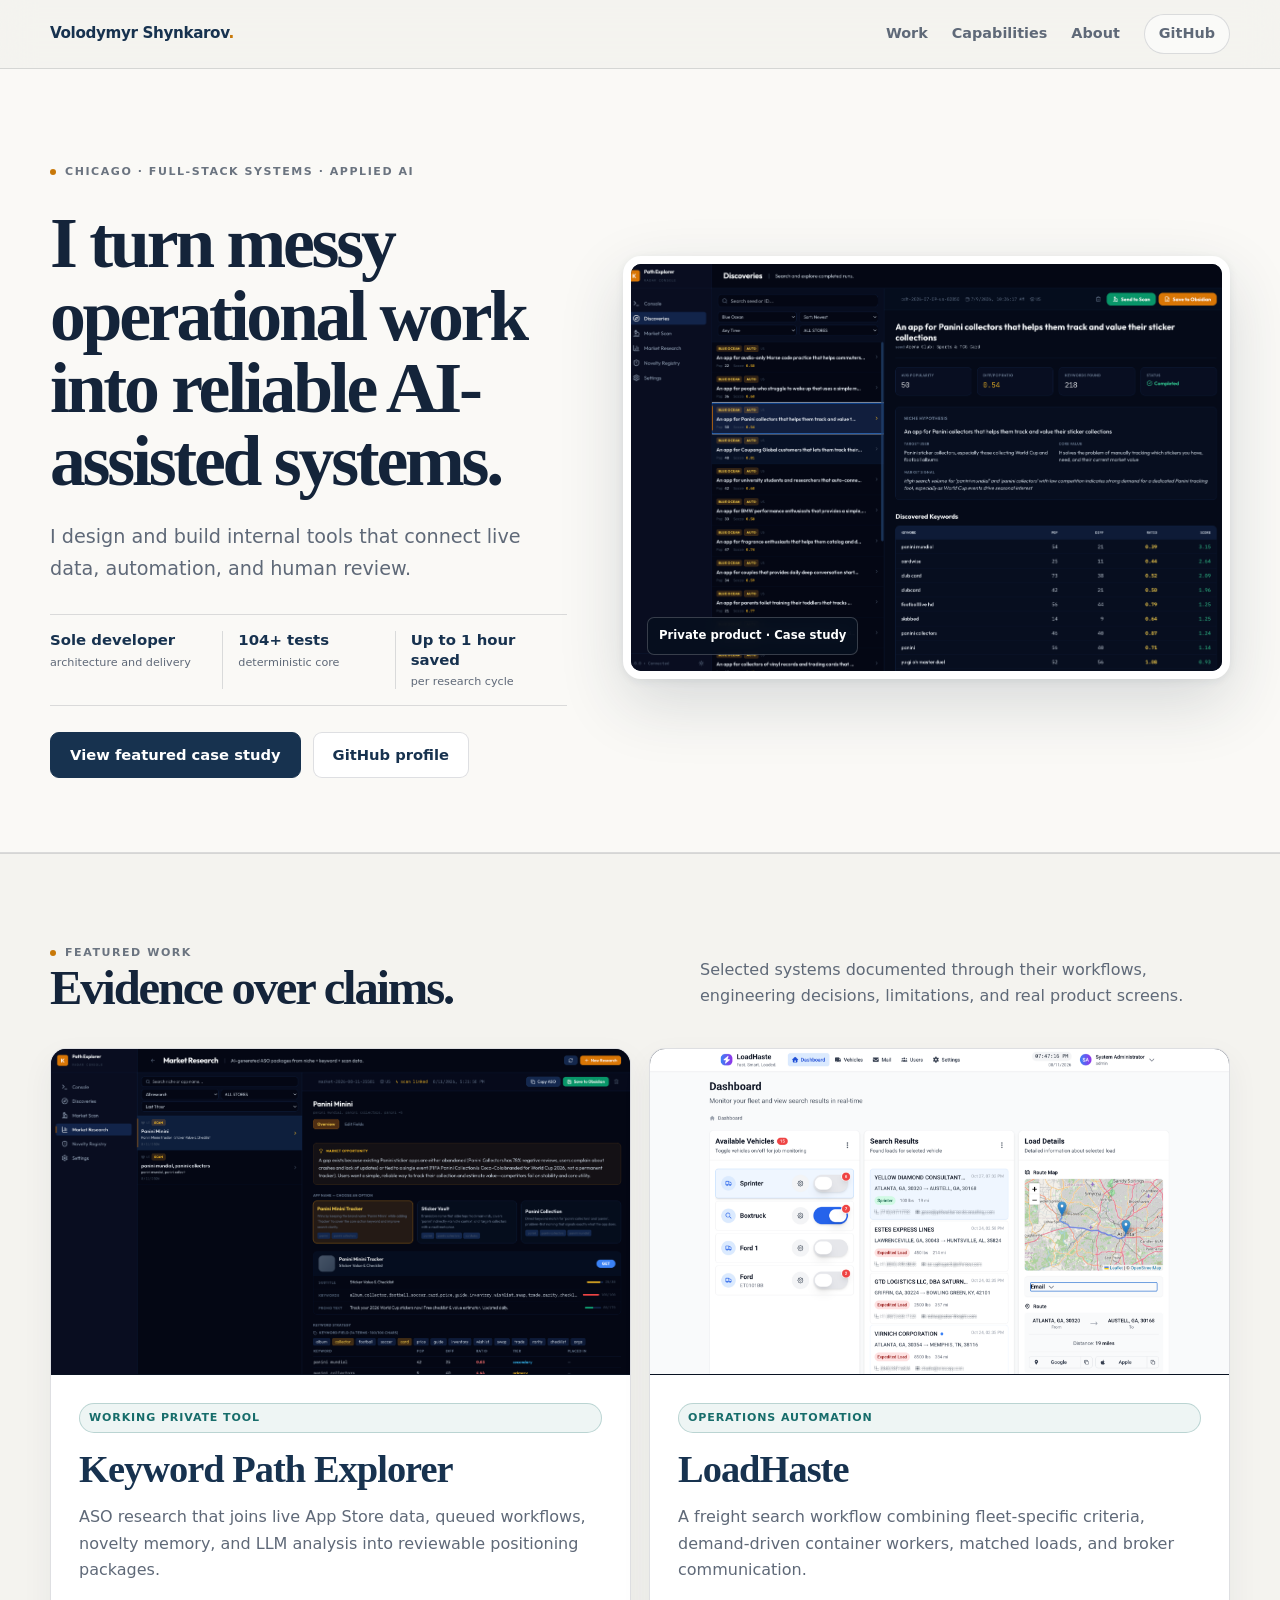
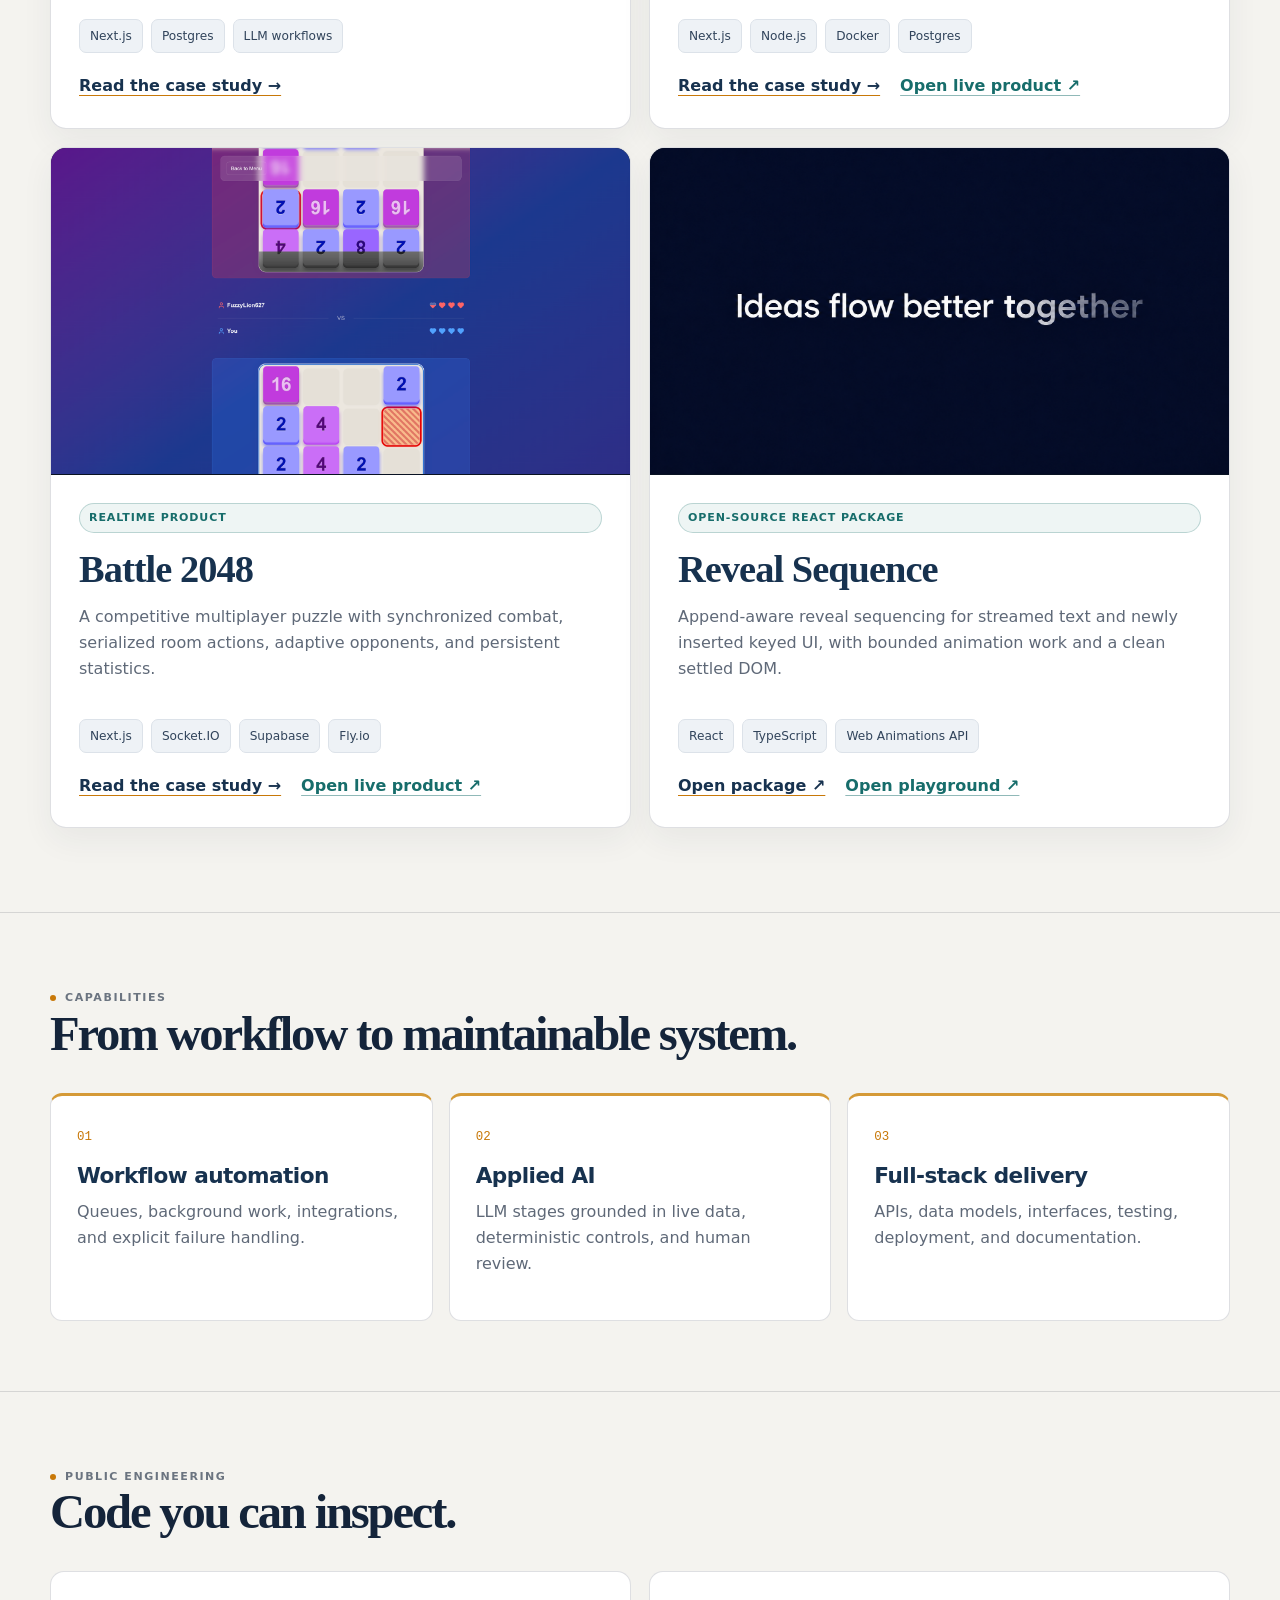
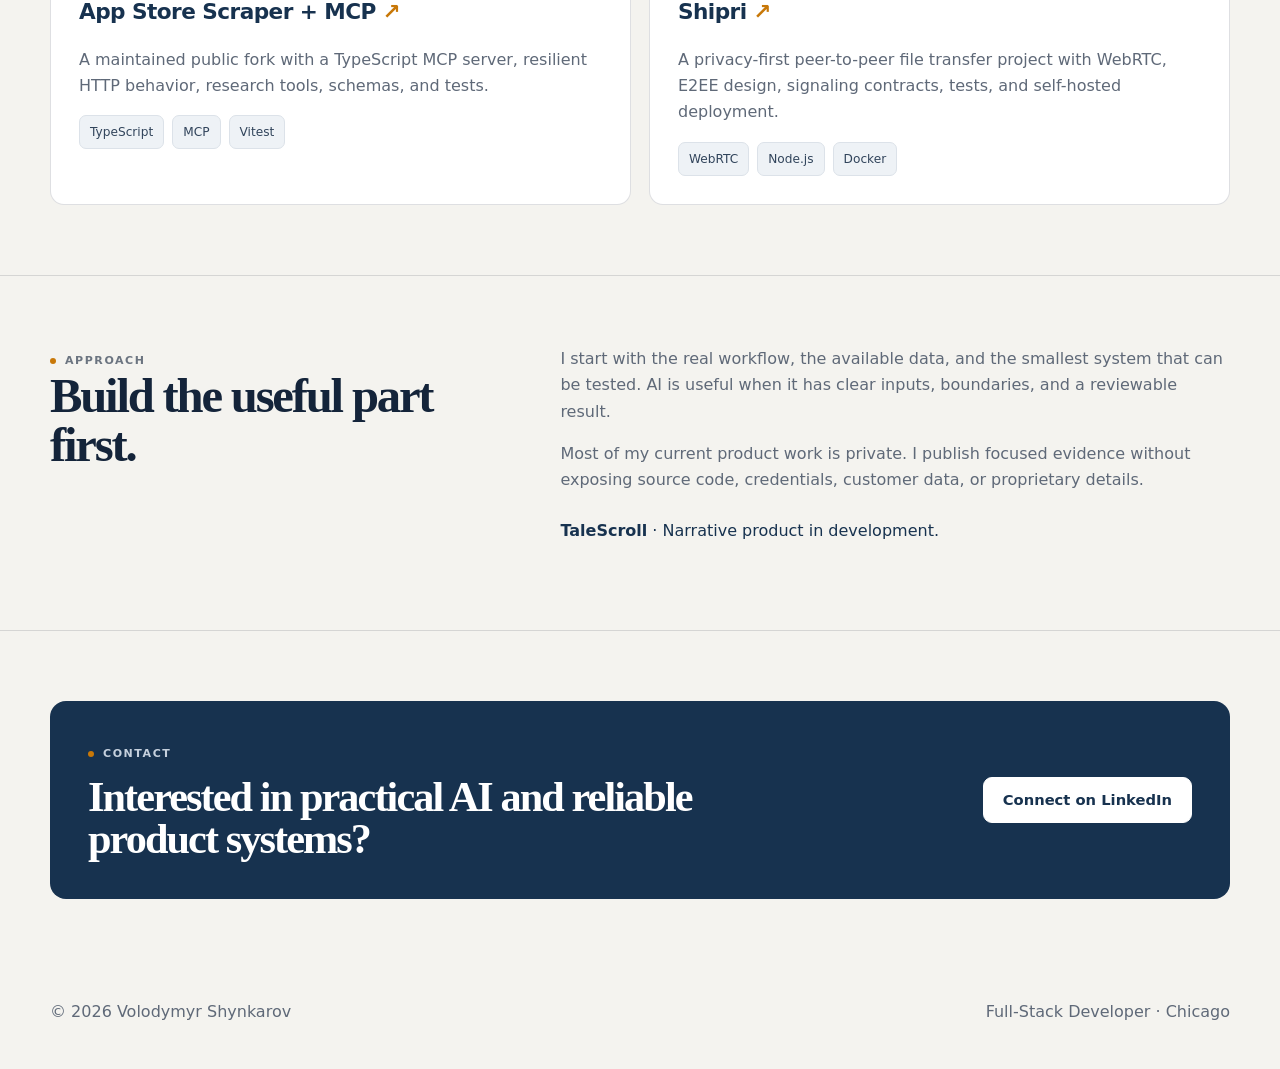
<file: index.html>
<!doctype html>
<html lang="en">
<head>
  <meta charset="utf-8">
  <meta name="viewport" content="width=device-width,initial-scale=1">
  <title>Volodymyr Shynkarov — Full-Stack Developer</title>
  <meta name="description" content="Full-stack developer building practical AI workflows, internal tools, and data-driven products.">
  <meta property="og:title" content="Volodymyr Shynkarov — Full-Stack Developer">
  <meta property="og:description" content="Practical AI workflows, internal tools, and reliable full-stack systems.">
  <meta property="og:image" content="https://voldemlive.github.io/assets/keyword-path-explorer/discoveries.png">
  <meta property="og:type" content="website">
  <meta property="og:url" content="https://voldemlive.github.io/">
  <meta name="twitter:card" content="summary_large_image">
  <link rel="canonical" href="https://voldemlive.github.io/">
  <link rel="stylesheet" href="/styles.css">
</head>
<body>
  <header class="site-header">
    <div class="shell nav">
      <a class="brand" href="/" aria-label="Volodymyr Shynkarov home">Volodymyr Shynkarov<span>.</span></a>
      <button class="menu-button" aria-label="Open navigation" aria-expanded="false">Menu</button>
      <nav class="nav-links" aria-label="Main navigation">
        <a href="#work">Work</a>
        <a href="#capabilities">Capabilities</a>
        <a href="#about">About</a>
        <a class="nav-cta" href="https://github.com/VoldemLive">GitHub</a>
      </nav>
    </div>
  </header>

  <main>
    <section class="hero">
      <div class="shell hero-grid">
        <div>
          <span class="eyebrow">Chicago · Full-stack systems · Applied AI</span>
          <h1>I turn messy operational work into reliable AI-assisted systems.</h1>
          <p class="lede">I design and build internal tools that connect live data, automation, and human review.</p>
          <div class="hero-proof" aria-label="Featured project evidence">
            <span><strong>Sole developer</strong><small>architecture and delivery</small></span>
            <span><strong>104+ tests</strong><small>deterministic core</small></span>
            <span><strong>Up to 1 hour saved</strong><small>per research cycle</small></span>
          </div>
          <div class="actions">
            <a class="button primary" href="/work/keyword-graph-explorer.html">View featured case study</a>
            <a class="button secondary" href="https://github.com/VoldemLive">GitHub profile</a>
          </div>
        </div>
        <a class="hero-shot" href="/work/keyword-graph-explorer.html" aria-label="Open Keyword Path Explorer case study">
          <img src="/assets/keyword-path-explorer/discoveries.png" alt="Keyword Path Explorer discovery results with a niche hypothesis and ranked App Store keywords">
          <span>Private product · Case study</span>
        </a>
      </div>
    </section>

    <section class="section" id="work">
      <div class="shell">
        <div class="section-intro">
          <div>
            <span class="eyebrow">Featured work</span>
            <h2>Evidence over claims.</h2>
          </div>
          <p>Selected systems documented through their workflows, engineering decisions, limitations, and real product screens.</p>
        </div>

        <div class="project-grid">
          <article class="project-card">
            <a class="project-card-image" href="/work/keyword-graph-explorer.html" aria-label="Read Keyword Path Explorer case study">
              <img loading="lazy" src="/assets/keyword-path-explorer/market-package.png" alt="Keyword Path Explorer generated ASO positioning package with name options and ranked keywords">
            </a>
            <div class="project-card-copy">
              <span class="status">Working private tool</span>
              <h3>Keyword Path Explorer</h3>
              <p>ASO research that joins live App Store data, queued workflows, novelty memory, and LLM analysis into reviewable positioning packages.</p>
              <div class="tags"><span class="tag">Next.js</span><span class="tag">Postgres</span><span class="tag">LLM workflows</span></div>
              <div class="project-links">
                <a class="text-link" href="/work/keyword-graph-explorer.html">Read the case study →</a>
              </div>
            </div>
          </article>
          <article class="project-card">
            <a class="project-card-image" href="/work/loadhaste.html" aria-label="Read LoadHaste case study">
              <img loading="lazy" src="/assets/loadhaste/dashboard.png" alt="LoadHaste dashboard with fleet vehicles, matched freight, route details, and broker communication options">
            </a>
            <div class="project-card-copy">
              <span class="status">Operations automation</span>
              <h3>LoadHaste</h3>
              <p>A freight search workflow combining fleet-specific criteria, demand-driven container workers, matched loads, and broker communication.</p>
              <div class="tags"><span class="tag">Next.js</span><span class="tag">Node.js</span><span class="tag">Docker</span><span class="tag">Postgres</span></div>
              <div class="project-links">
                <a class="text-link" href="/work/loadhaste.html">Read the case study →</a>
                <a class="text-link external-link" href="https://loadhaste.com/" target="_blank" rel="noopener noreferrer">Open live product ↗</a>
              </div>
            </div>
          </article>

          <article class="project-card">
            <a class="project-card-image" href="/work/battle-2048.html" aria-label="Read Battle 2048 case study">
              <img loading="lazy" src="/assets/battle-2048/damage-state.png" alt="Battle 2048 realtime match with health and damaged board state">
            </a>
            <div class="project-card-copy">
              <span class="status">Realtime product</span>
              <h3>Battle 2048</h3>
              <p>A competitive multiplayer puzzle with synchronized combat, serialized room actions, adaptive opponents, and persistent statistics.</p>
              <div class="tags"><span class="tag">Next.js</span><span class="tag">Socket.IO</span><span class="tag">Supabase</span><span class="tag">Fly.io</span></div>
              <div class="project-links">
                <a class="text-link" href="/work/battle-2048.html">Read the case study →</a>
                <a class="text-link external-link" href="https://battle2048.com/" target="_blank" rel="noopener noreferrer">Open live product ↗</a>
              </div>
            </div>
          </article>

          <article class="project-card">
            <a class="project-card-image" href="https://voldemlive.github.io/reveal-sequence/" target="_blank" rel="noopener noreferrer" aria-label="Open Reveal Sequence playground">
              <img loading="lazy" src="/assets/reveal-sequence/streaming-text.png" alt="Reveal Sequence preview showing the final words of a text stream emerging from transparency">
            </a>
            <div class="project-card-copy">
              <span class="status">Open-source React package</span>
              <h3>Reveal Sequence</h3>
              <p>Append-aware reveal sequencing for streamed text and newly inserted keyed UI, with bounded animation work and a clean settled DOM.</p>
              <div class="tags"><span class="tag">React</span><span class="tag">TypeScript</span><span class="tag">Web Animations API</span></div>
              <div class="project-links">
                <a class="text-link" href="https://www.npmjs.com/package/reveal-sequence" target="_blank" rel="noopener noreferrer">Open package ↗</a>
                <a class="text-link external-link" href="https://voldemlive.github.io/reveal-sequence/" target="_blank" rel="noopener noreferrer">Open playground ↗</a>
              </div>
            </div>
          </article>
        </div>
      </div>
    </section>

    <section class="section compact" id="capabilities">
      <div class="shell">
        <div class="section-intro">
          <div>
            <span class="eyebrow">Capabilities</span>
            <h2>From workflow to maintainable system.</h2>
          </div>
        </div>
        <div class="cap-grid">
          <article class="cap"><span class="cap-index">01</span><h3>Workflow automation</h3><p>Queues, background work, integrations, and explicit failure handling.</p></article>
          <article class="cap"><span class="cap-index">02</span><h3>Applied AI</h3><p>LLM stages grounded in live data, deterministic controls, and human review.</p></article>
          <article class="cap"><span class="cap-index">03</span><h3>Full-stack delivery</h3><p>APIs, data models, interfaces, testing, deployment, and documentation.</p></article>
        </div>
      </div>
    </section>

    <section class="section compact">
      <div class="shell">
        <div class="section-intro">
          <div>
            <span class="eyebrow">Public engineering</span>
            <h2>Code you can inspect.</h2>
          </div>
        </div>
        <div class="public-work">
          <article class="public-card">
            <h3><a href="https://github.com/VoldemLive/app-store-scraper">App Store Scraper + MCP <span class="arrow">↗</span></a></h3>
            <p>A maintained public fork with a TypeScript MCP server, resilient HTTP behavior, research tools, schemas, and tests.</p>
            <div class="tags"><span class="tag">TypeScript</span><span class="tag">MCP</span><span class="tag">Vitest</span></div>
          </article>
          <article class="public-card">
            <h3><a href="https://github.com/bit-bridge-studio/shipri">Shipri <span class="arrow">↗</span></a></h3>
            <p>A privacy-first peer-to-peer file transfer project with WebRTC, E2EE design, signaling contracts, tests, and self-hosted deployment.</p>
            <div class="tags"><span class="tag">WebRTC</span><span class="tag">Node.js</span><span class="tag">Docker</span></div>
          </article>
        </div>
      </div>
    </section>

    <section class="section compact" id="about">
      <div class="shell split-section">
        <div>
          <span class="eyebrow">Approach</span>
          <h2>Build the useful part first.</h2>
        </div>
        <div class="prose">
          <p>I start with the real workflow, the available data, and the smallest system that can be tested. AI is useful when it has clear inputs, boundaries, and a reviewable result.</p>
          <p>Most of my current product work is private. I publish focused evidence without exposing source code, credentials, customer data, or proprietary details.</p>
          <p class="in-development"><strong>TaleScroll</strong> · Narrative product in development.</p>
        </div>
      </div>
    </section>

    <section class="section compact">
      <div class="shell cta">
        <div><span class="eyebrow">Contact</span><h2>Interested in practical AI and reliable product systems?</h2></div>
        <a class="button primary" href="https://www.linkedin.com/in/vshynkarov/">Connect on LinkedIn</a>
      </div>
    </section>
  </main>

  <footer class="site-footer"><div class="shell footer-row"><span>© <span class="year"></span> Volodymyr Shynkarov</span><span>Full-Stack Developer · Chicago</span></div></footer>
  <script src="/script.js"></script>
</body>
</html>
</file>
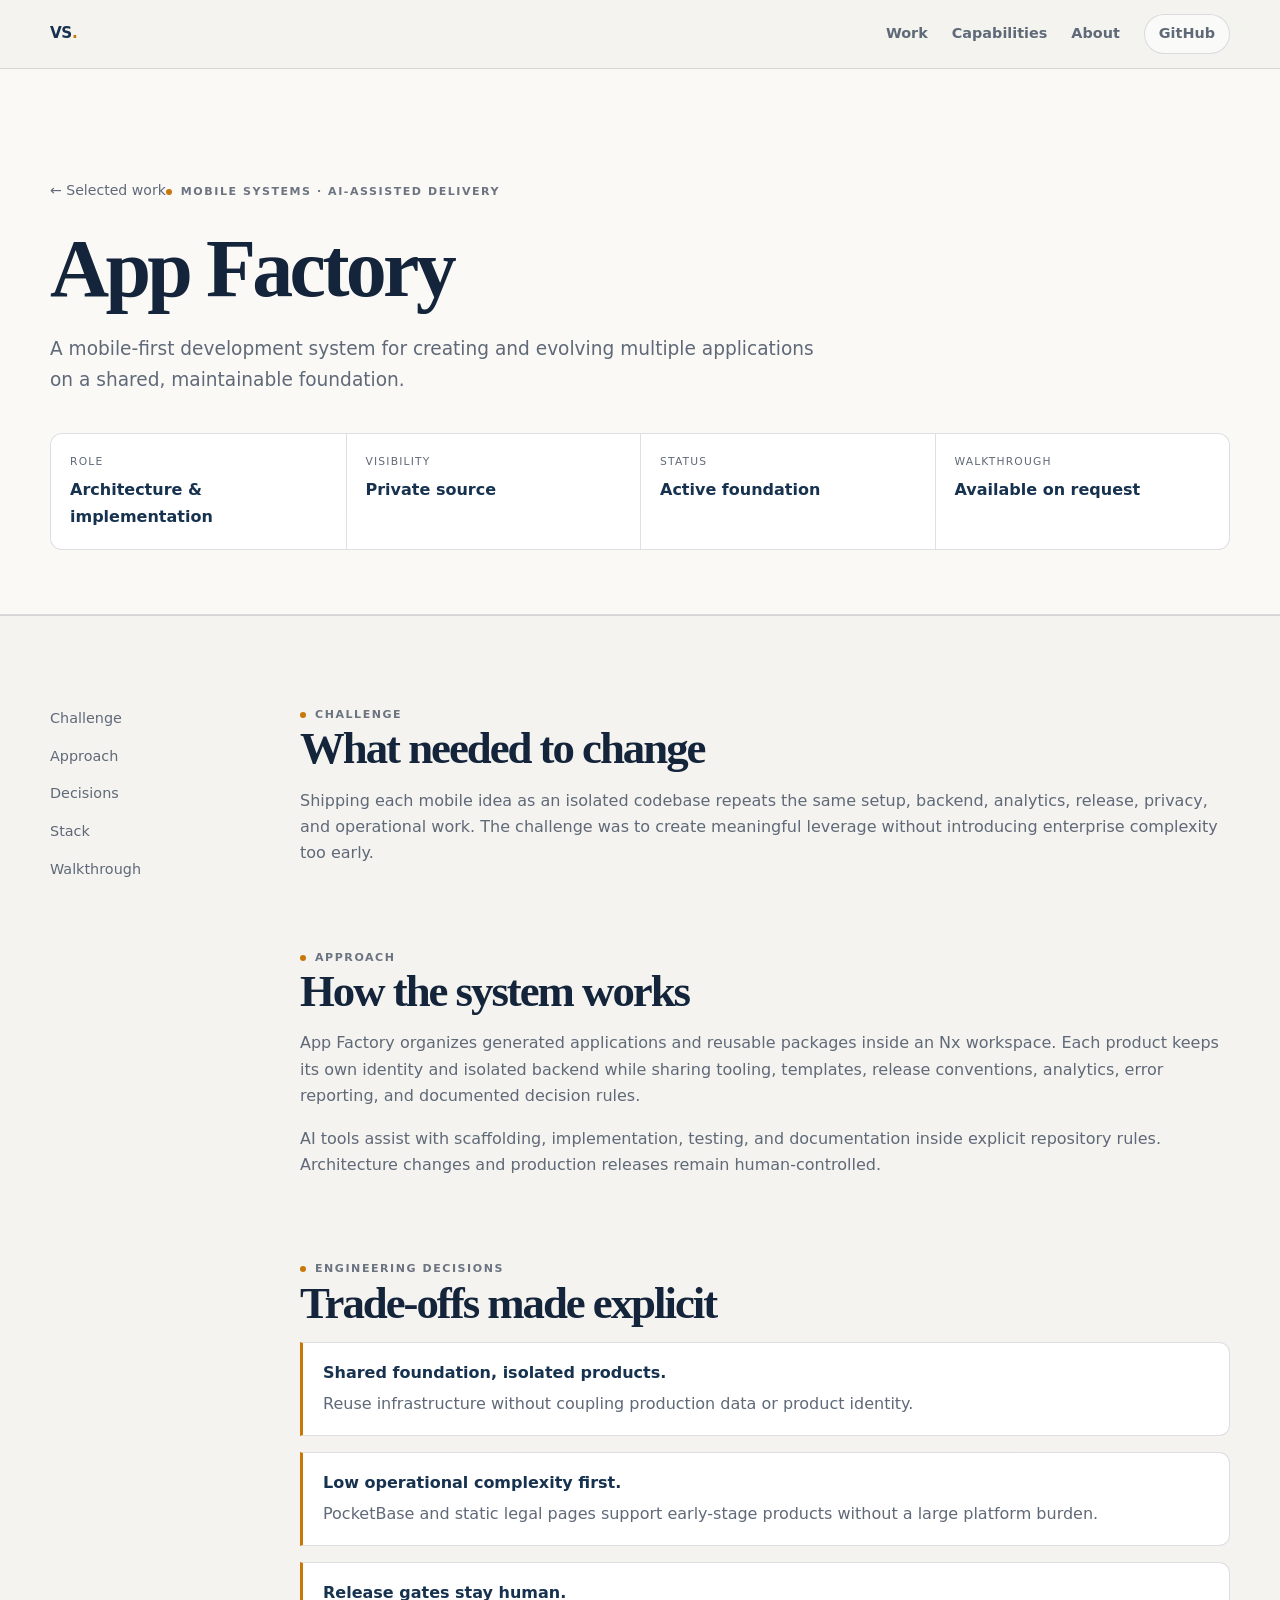
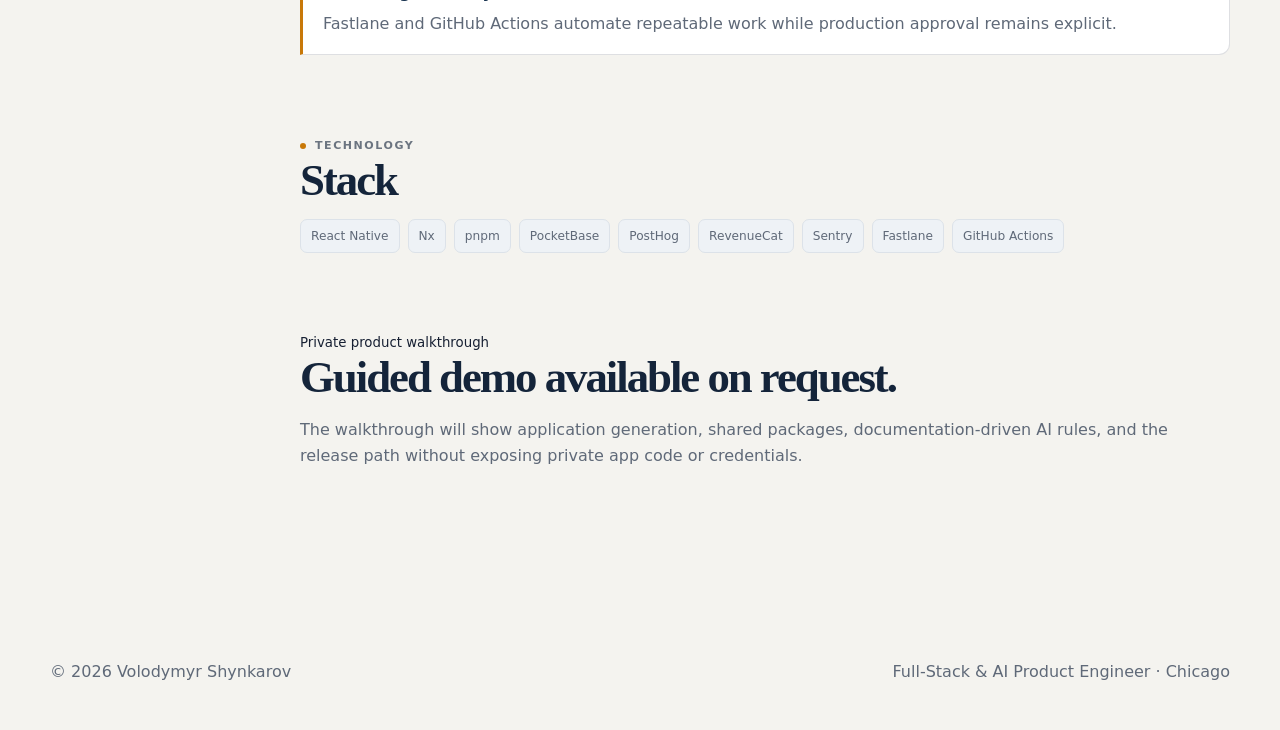
<file: work/app-factory.html>
<!doctype html><html lang="en"><head><meta charset="utf-8"><meta name="viewport" content="width=device-width,initial-scale=1"><title>App Factory — Volodymyr Shynkarov</title><meta name="description" content="A mobile-first development system for creating and evolving multiple applications on a shared, maintainable foundation."><link rel="stylesheet" href="/styles.css"></head><body><header class="site-header"><div class="shell nav"><a class="brand" href="/">VS<span>.</span></a><button class="menu-button" aria-label="Open navigation" aria-expanded="false">Menu</button><nav class="nav-links" aria-label="Main navigation"><a href="/#work">Work</a><a href="/#capabilities">Capabilities</a><a href="/#about">About</a><a class="nav-cta" href="https://github.com/VoldemLive">GitHub</a></nav></div></header><main><section class="case-hero"><div class="shell"><a class="breadcrumb" href="/#work">← Selected work</a><span class="eyebrow" style="margin-top:38px">Mobile systems · AI-assisted delivery</span><h1>App Factory</h1><p class="case-summary">A mobile-first development system for creating and evolving multiple applications on a shared, maintainable foundation.</p><div class="case-meta"><div class="meta-block"><span>Role</span><strong>Architecture & implementation</strong></div><div class="meta-block"><span>Visibility</span><strong>Private source</strong></div><div class="meta-block"><span>Status</span><strong>Active foundation</strong></div><div class="meta-block"><span>Walkthrough</span><strong>Available on request</strong></div></div></div></section><section class="section"><div class="shell case-layout"><aside class="case-nav"><a href="#challenge">Challenge</a><a href="#approach">Approach</a><a href="#decisions">Decisions</a><a href="#stack">Stack</a><a href="#walkthrough">Walkthrough</a></aside><div class="case-content"><section id="challenge"><span class="eyebrow">Challenge</span><h2>What needed to change</h2><p>Shipping each mobile idea as an isolated codebase repeats the same setup, backend, analytics, release, privacy, and operational work. The challenge was to create meaningful leverage without introducing enterprise complexity too early.</p></section><section id="approach"><span class="eyebrow">Approach</span><h2>How the system works</h2><p>App Factory organizes generated applications and reusable packages inside an Nx workspace. Each product keeps its own identity and isolated backend while sharing tooling, templates, release conventions, analytics, error reporting, and documented decision rules.</p><p>AI tools assist with scaffolding, implementation, testing, and documentation inside explicit repository rules. Architecture changes and production releases remain human-controlled.</p></section><section id="decisions"><span class="eyebrow">Engineering decisions</span><h2>Trade-offs made explicit</h2><div class='decision'><strong>Shared foundation, isolated products.</strong><p>Reuse infrastructure without coupling production data or product identity.</p></div><div class='decision'><strong>Low operational complexity first.</strong><p>PocketBase and static legal pages support early-stage products without a large platform burden.</p></div><div class='decision'><strong>Release gates stay human.</strong><p>Fastlane and GitHub Actions automate repeatable work while production approval remains explicit.</p></div></section><section id="stack"><span class="eyebrow">Technology</span><h2>Stack</h2><ul class="stack-list"><li>React Native</li><li>Nx</li><li>pnpm</li><li>PocketBase</li><li>PostHog</li><li>RevenueCat</li><li>Sentry</li><li>Fastlane</li><li>GitHub Actions</li></ul></section><section id="walkthrough"><div class="demo-panel"><small>Private product walkthrough</small><h2>Guided demo available on request.</h2><p>The walkthrough will show application generation, shared packages, documentation-driven AI rules, and the release path without exposing private app code or credentials.</p><!-- DEMO SLOT: Replace this panel with a linked thumbnail or video embed after the owner records a sanitized walkthrough. --></div></section></div></div></section></main><footer class="site-footer"><div class="shell footer-row"><span>© <span class="year"></span> Volodymyr Shynkarov</span><span>Full-Stack & AI Product Engineer · Chicago</span></div></footer><script src="/script.js"></script></body></html>
</file>
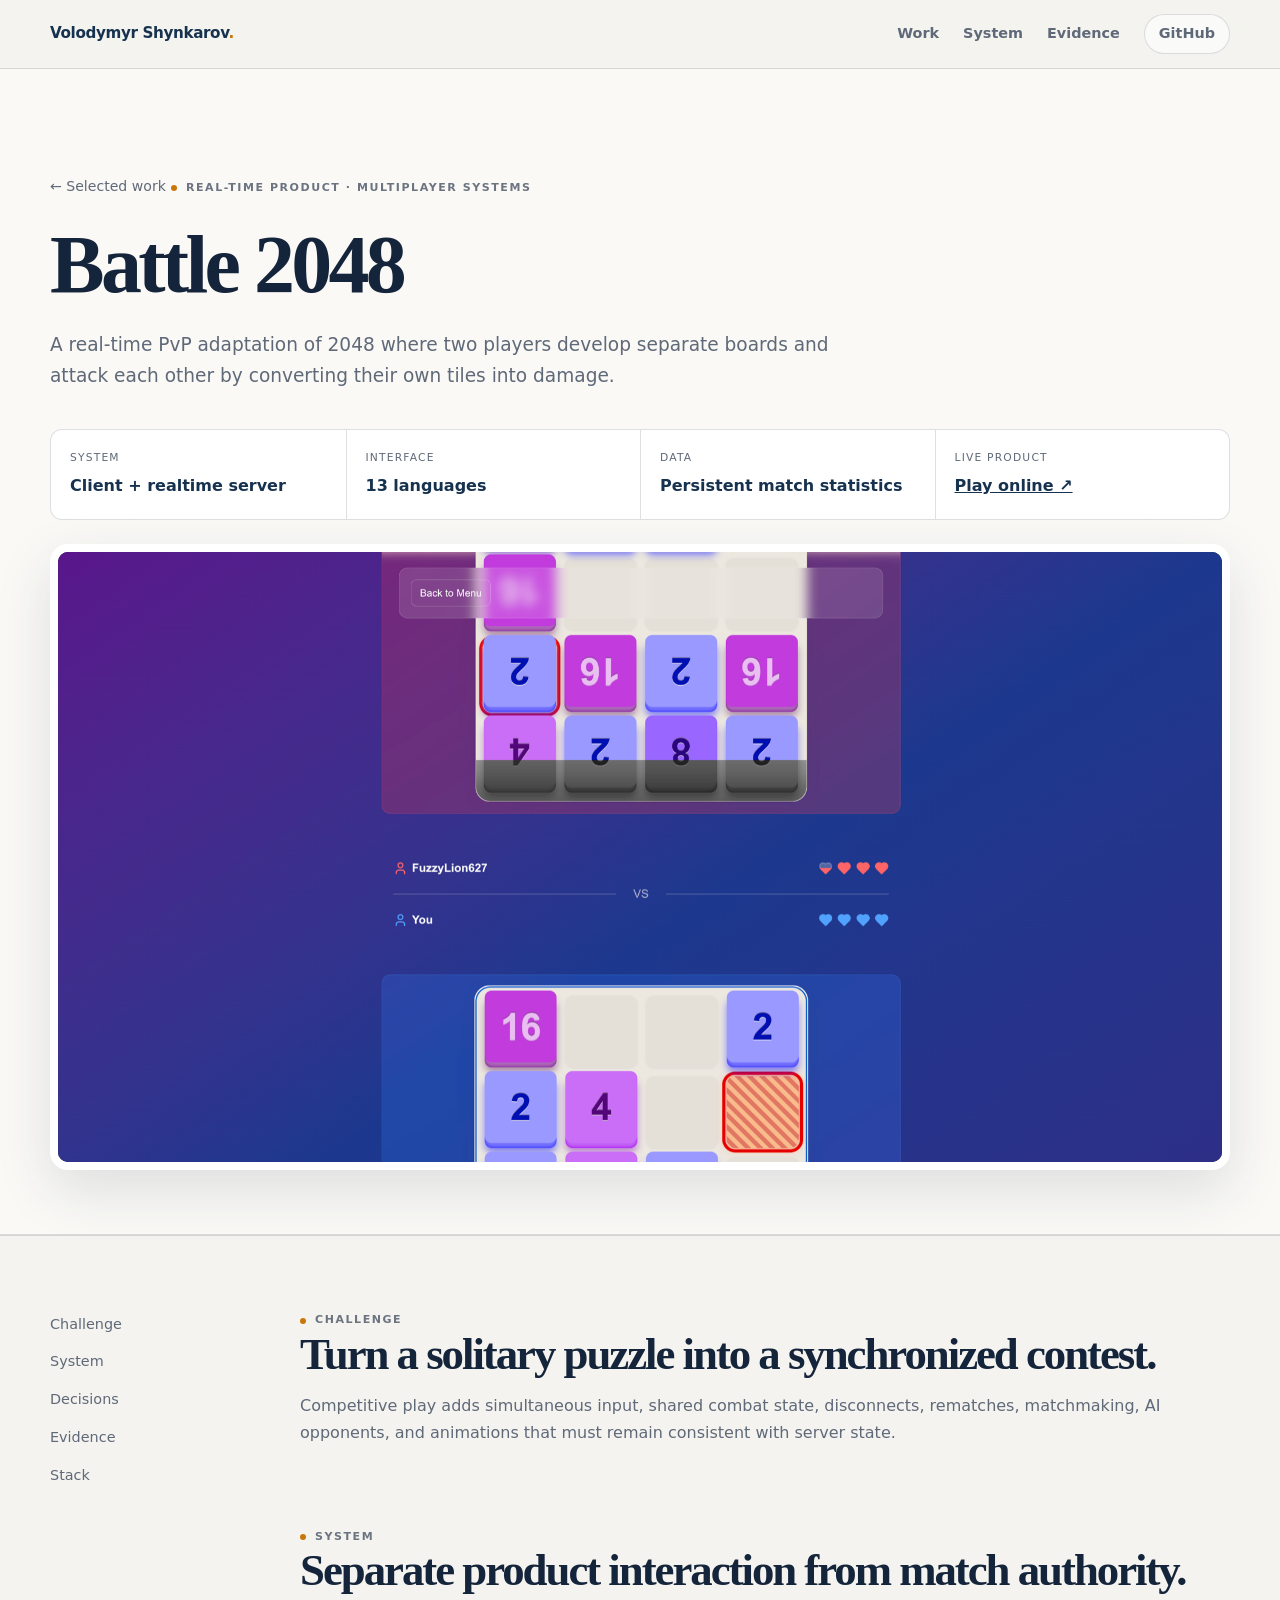
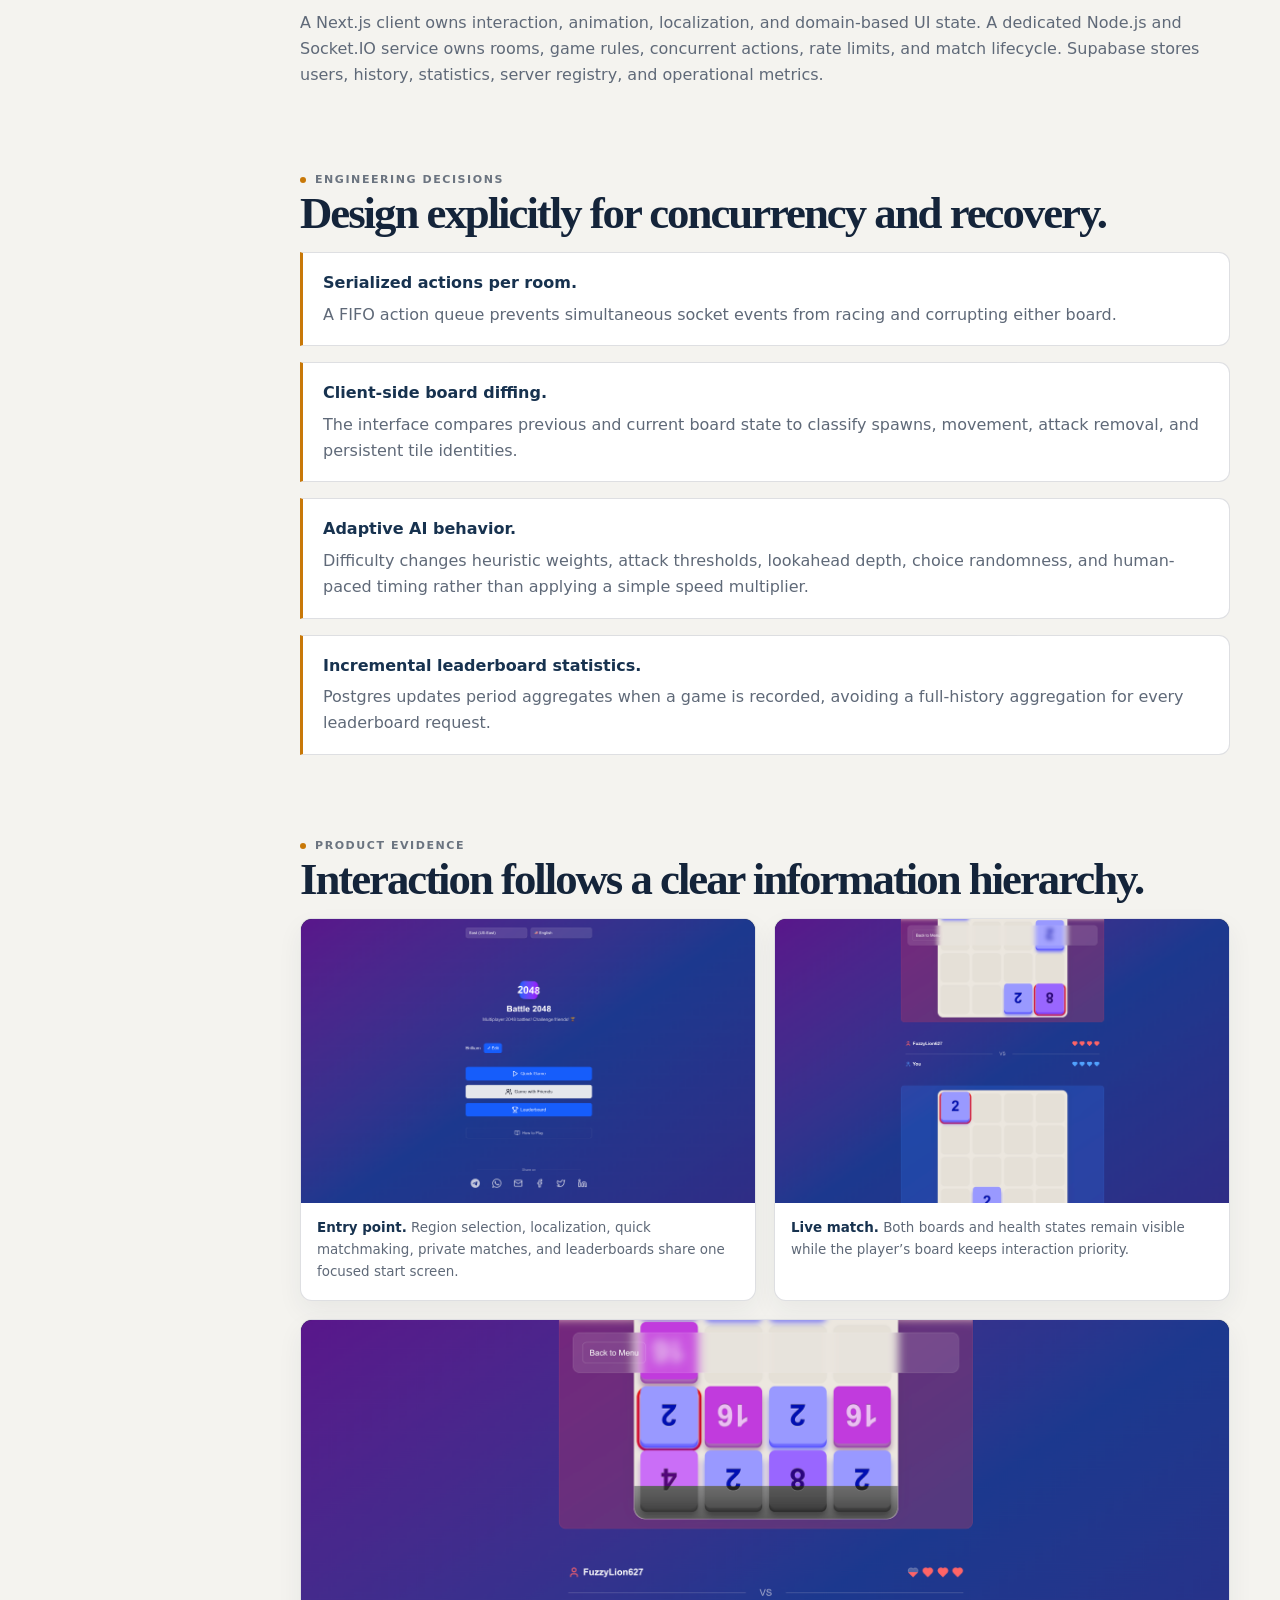
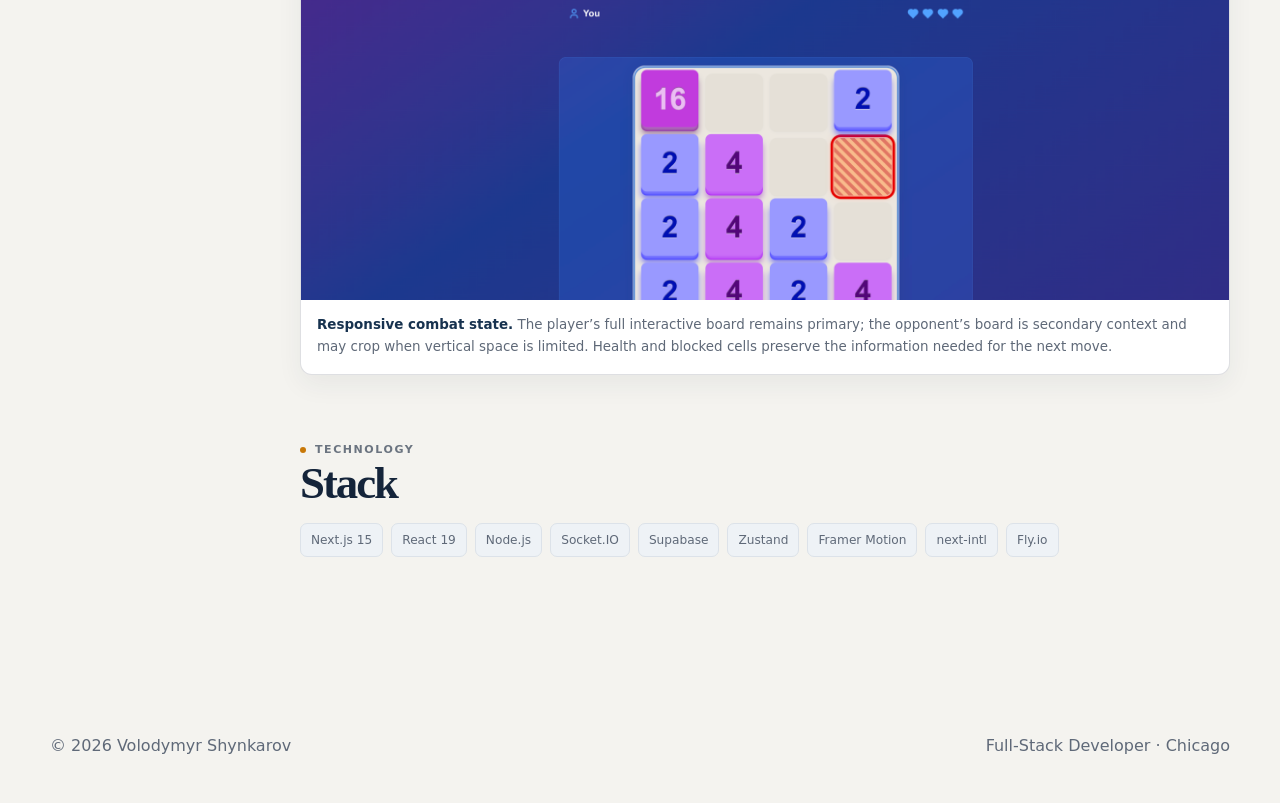
<file: work/battle-2048.html>
<!doctype html>
<html lang="en">
<head>
  <meta charset="utf-8">
  <meta name="viewport" content="width=device-width,initial-scale=1">
  <title>Battle 2048 — Volodymyr Shynkarov</title>
  <meta name="description" content="A competitive multiplayer adaptation of 2048 with live matches, strategic attack mechanics, AI opponents, and persistent player data.">
  <meta property="og:image" content="https://voldemlive.github.io/assets/battle-2048/damage-state.png">
  <meta name="twitter:card" content="summary_large_image">
  <link rel="canonical" href="https://voldemlive.github.io/work/battle-2048.html">
  <link rel="stylesheet" href="/styles.css">
</head>
<body>
  <header class="site-header">
    <div class="shell nav">
      <a class="brand" href="/" aria-label="Volodymyr Shynkarov home">Volodymyr Shynkarov<span>.</span></a>
      <button class="menu-button" aria-label="Open navigation" aria-expanded="false">Menu</button>
      <nav class="nav-links" aria-label="Main navigation"><a href="/#work">Work</a><a href="#approach">System</a><a href="#evidence">Evidence</a><a class="nav-cta" href="https://github.com/VoldemLive">GitHub</a></nav>
    </div>
  </header>

  <main>
    <section class="case-hero">
      <div class="shell">
        <a class="breadcrumb" href="/#work">← Selected work</a>
        <span class="eyebrow case-eyebrow">Real-time product · Multiplayer systems</span>
        <h1>Battle 2048</h1>
        <p class="case-summary">A real-time PvP adaptation of 2048 where two players develop separate boards and attack each other by converting their own tiles into damage.</p>
        <div class="case-meta">
          <div class="meta-block"><span>System</span><strong>Client + realtime server</strong></div>
          <div class="meta-block"><span>Interface</span><strong>13 languages</strong></div>
          <div class="meta-block"><span>Data</span><strong>Persistent match statistics</strong></div>
          <div class="meta-block"><span>Live product</span><strong><a href="https://battle2048.com/" target="_blank" rel="noopener noreferrer">Play online ↗</a></strong></div>
        </div>
        <a class="case-cover" href="/assets/battle-2048/damage-state.png" data-lightbox>
          <img src="/assets/battle-2048/damage-state.png" alt="Battle 2048 live match with player and opponent boards, health indicators, and a damaged board cell">
        </a>
      </div>
    </section>

    <section class="section compact">
      <div class="shell case-layout">
        <aside class="case-nav" aria-label="Case study navigation"><a href="#challenge">Challenge</a><a href="#approach">System</a><a href="#decisions">Decisions</a><a href="#evidence">Evidence</a><a href="#stack">Stack</a></aside>
        <div class="case-content">
          <section id="challenge">
            <span class="eyebrow">Challenge</span>
            <h2>Turn a solitary puzzle into a synchronized contest.</h2>
            <p>Competitive play adds simultaneous input, shared combat state, disconnects, rematches, matchmaking, AI opponents, and animations that must remain consistent with server state.</p>
          </section>

          <section id="approach">
            <span class="eyebrow">System</span>
            <h2>Separate product interaction from match authority.</h2>
            <p>A Next.js client owns interaction, animation, localization, and domain-based UI state. A dedicated Node.js and Socket.IO service owns rooms, game rules, concurrent actions, rate limits, and match lifecycle. Supabase stores users, history, statistics, server registry, and operational metrics.</p>
          </section>

          <section id="decisions">
            <span class="eyebrow">Engineering decisions</span>
            <h2>Design explicitly for concurrency and recovery.</h2>
            <div class="decision"><strong>Serialized actions per room.</strong><p>A FIFO action queue prevents simultaneous socket events from racing and corrupting either board.</p></div>
            <div class="decision"><strong>Client-side board diffing.</strong><p>The interface compares previous and current board state to classify spawns, movement, attack removal, and persistent tile identities.</p></div>
            <div class="decision"><strong>Adaptive AI behavior.</strong><p>Difficulty changes heuristic weights, attack thresholds, lookahead depth, choice randomness, and human-paced timing rather than applying a simple speed multiplier.</p></div>
            <div class="decision"><strong>Incremental leaderboard statistics.</strong><p>Postgres updates period aggregates when a game is recorded, avoiding a full-history aggregation for every leaderboard request.</p></div>
          </section>

          <section id="evidence">
            <span class="eyebrow">Product evidence</span>
            <h2>Interaction follows a clear information hierarchy.</h2>
            <div class="shot-grid">
              <figure>
                <a href="/assets/battle-2048/home.png" data-lightbox><img loading="lazy" src="/assets/battle-2048/home.png" alt="Battle 2048 home screen with region, language, quick game, friends, and leaderboard controls"></a>
                <figcaption><strong>Entry point.</strong> Region selection, localization, quick matchmaking, private matches, and leaderboards share one focused start screen.</figcaption>
              </figure>
              <figure>
                <a href="/assets/battle-2048/live-match.png" data-lightbox><img loading="lazy" src="/assets/battle-2048/live-match.png" alt="Battle 2048 match showing both players and their synchronized boards"></a>
                <figcaption><strong>Live match.</strong> Both boards and health states remain visible while the player’s board keeps interaction priority.</figcaption>
              </figure>
              <figure class="wide">
                <a href="/assets/battle-2048/damage-state.png" data-lightbox><img loading="lazy" src="/assets/battle-2048/damage-state.png" alt="Battle 2048 match after an attack with reduced health and a blocked board cell"></a>
                <figcaption><strong>Responsive combat state.</strong> The player’s full interactive board remains primary; the opponent’s board is secondary context and may crop when vertical space is limited. Health and blocked cells preserve the information needed for the next move.</figcaption>
              </figure>
            </div>
          </section>

          <section id="stack">
            <span class="eyebrow">Technology</span><h2>Stack</h2>
            <ul class="stack-list"><li>Next.js 15</li><li>React 19</li><li>Node.js</li><li>Socket.IO</li><li>Supabase</li><li>Zustand</li><li>Framer Motion</li><li>next-intl</li><li>Fly.io</li></ul>
          </section>
        </div>
      </div>
    </section>
  </main>

  <footer class="site-footer"><div class="shell footer-row"><span>© <span class="year"></span> Volodymyr Shynkarov</span><span>Full-Stack Developer · Chicago</span></div></footer>
  <script src="/script.js"></script>
</body>
</html>
</file>
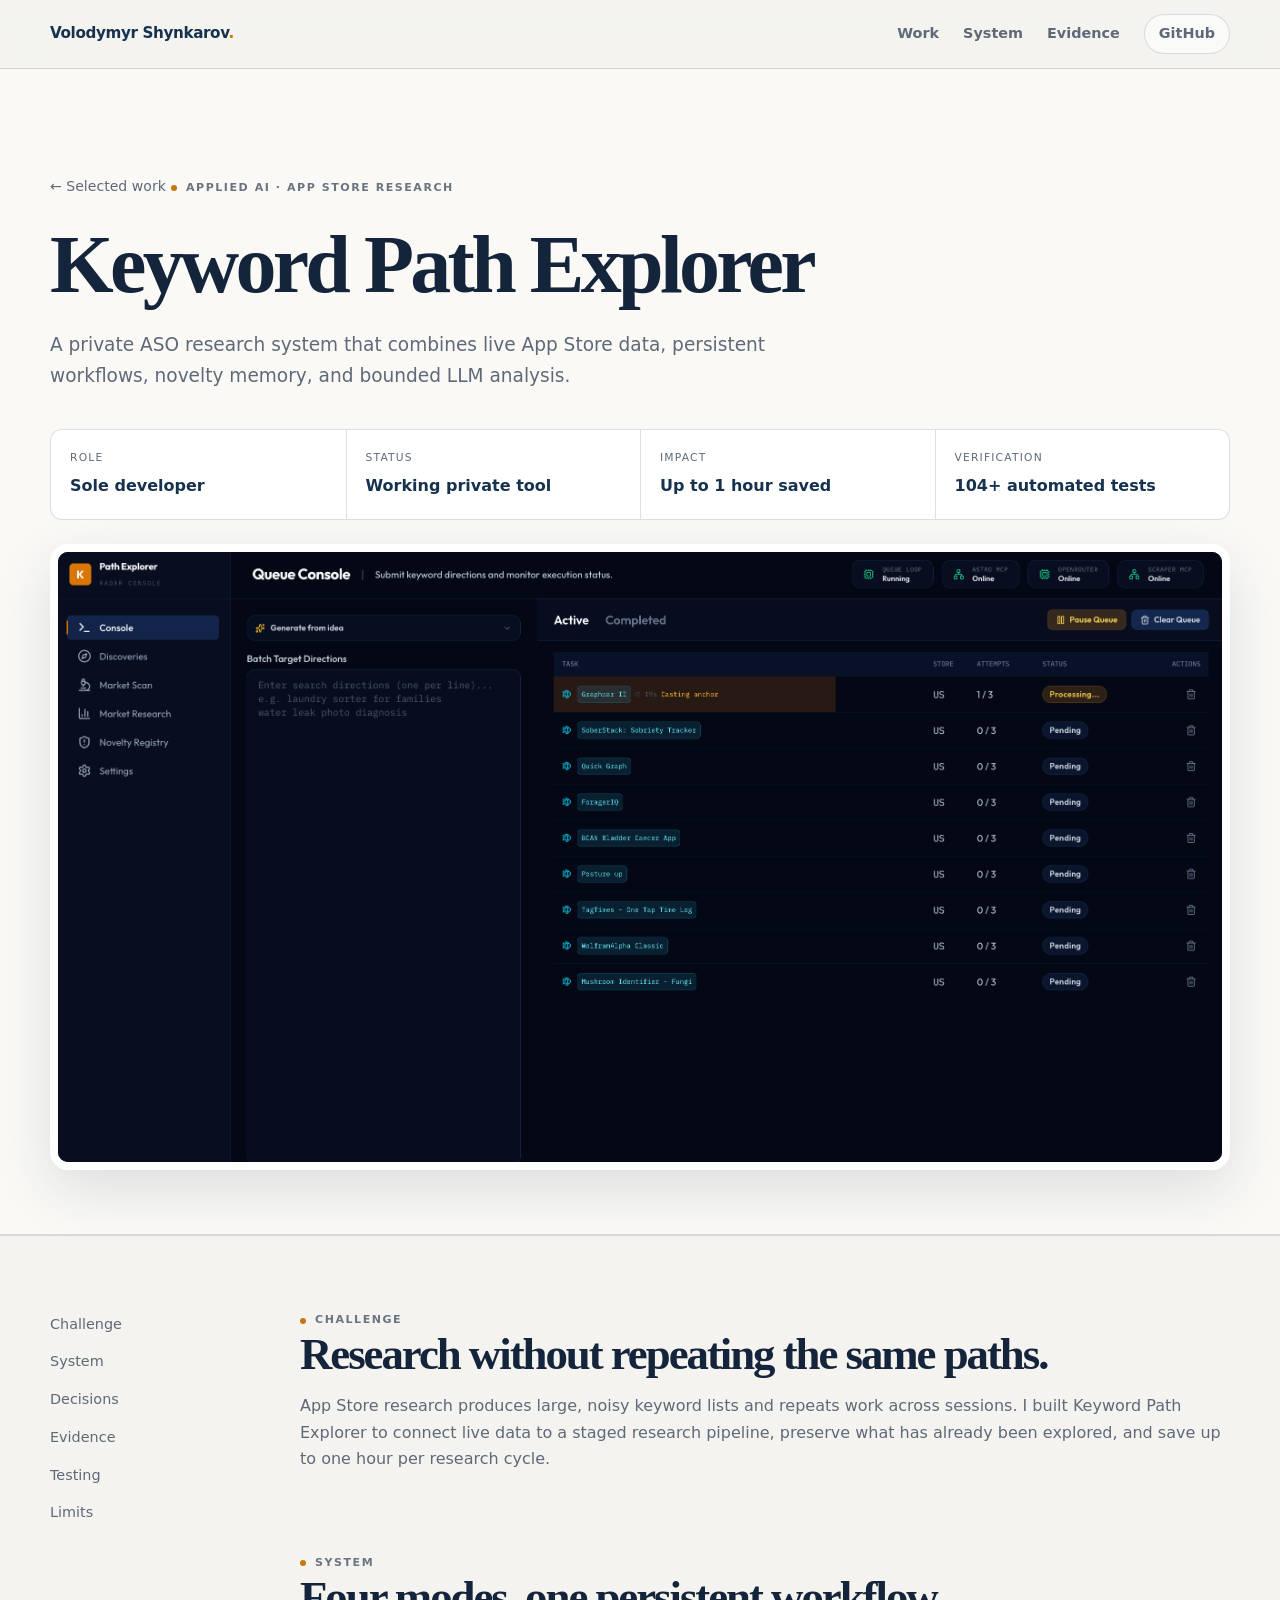
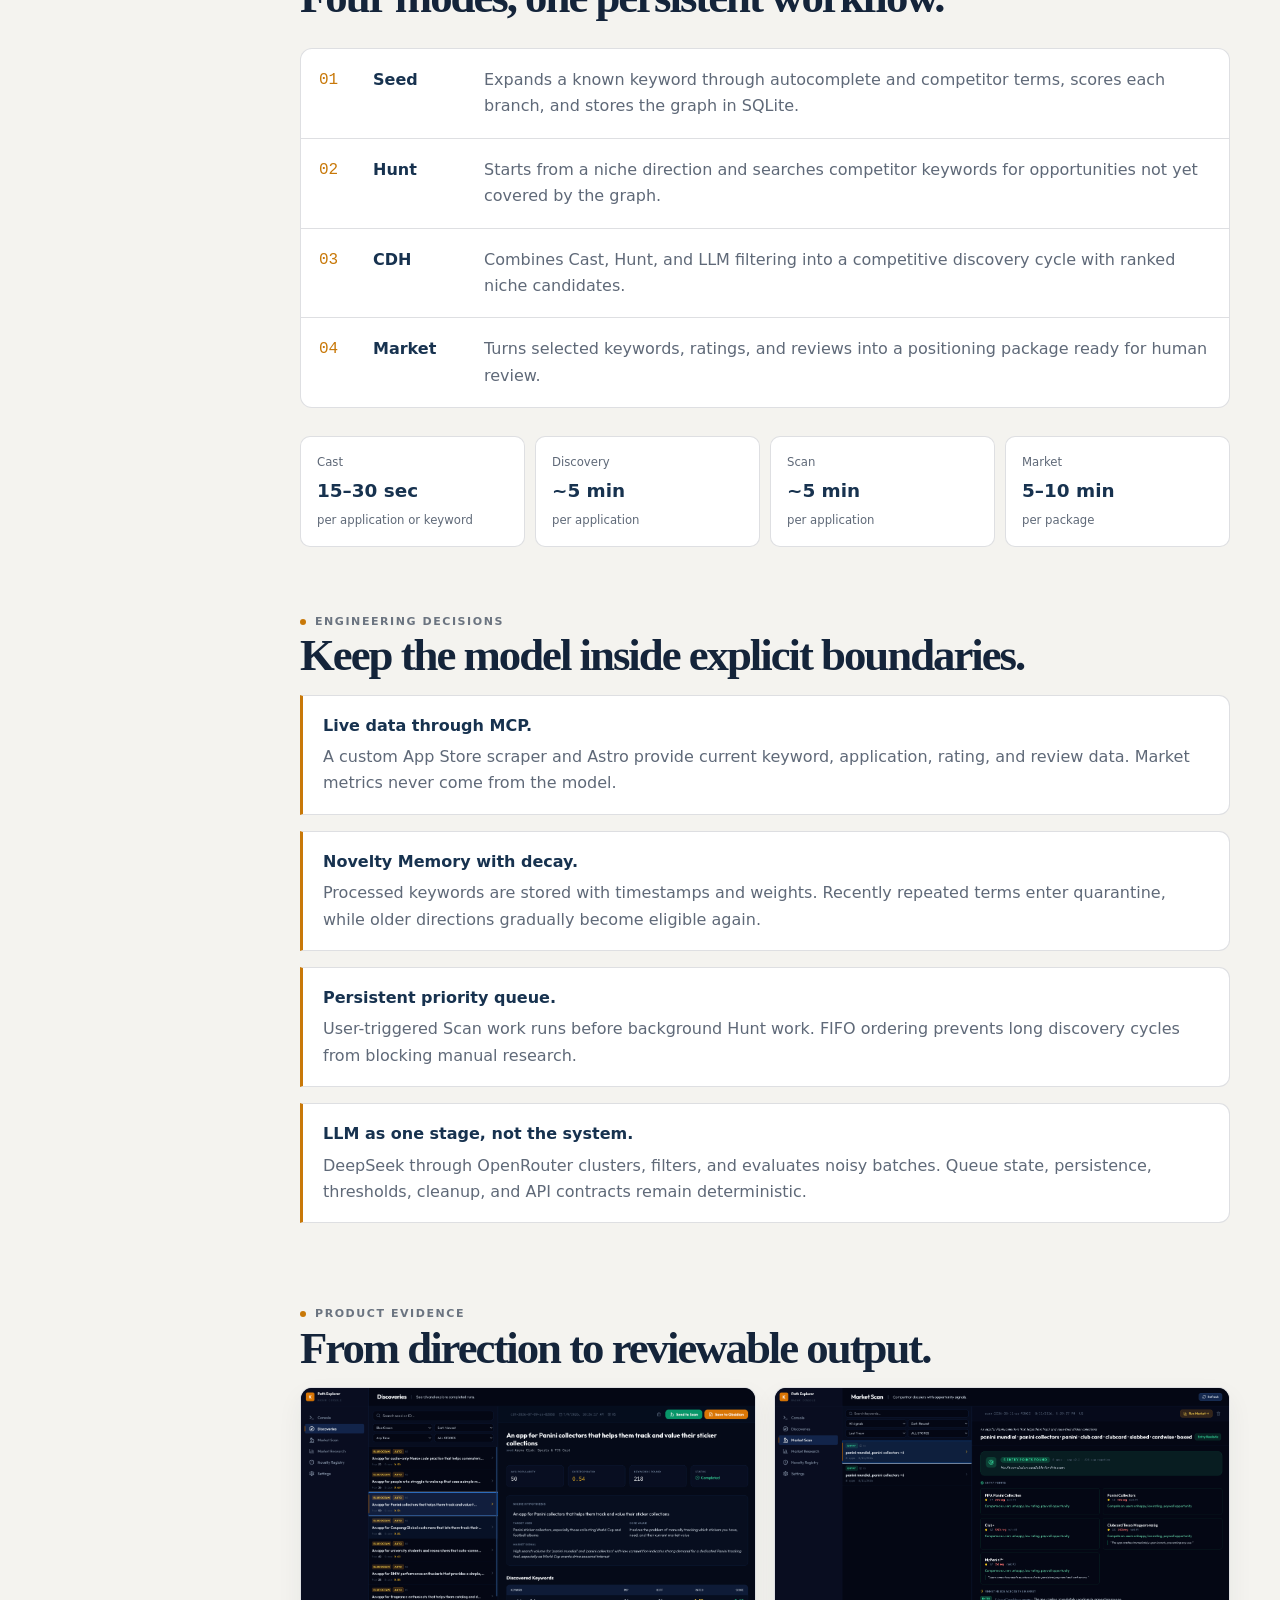
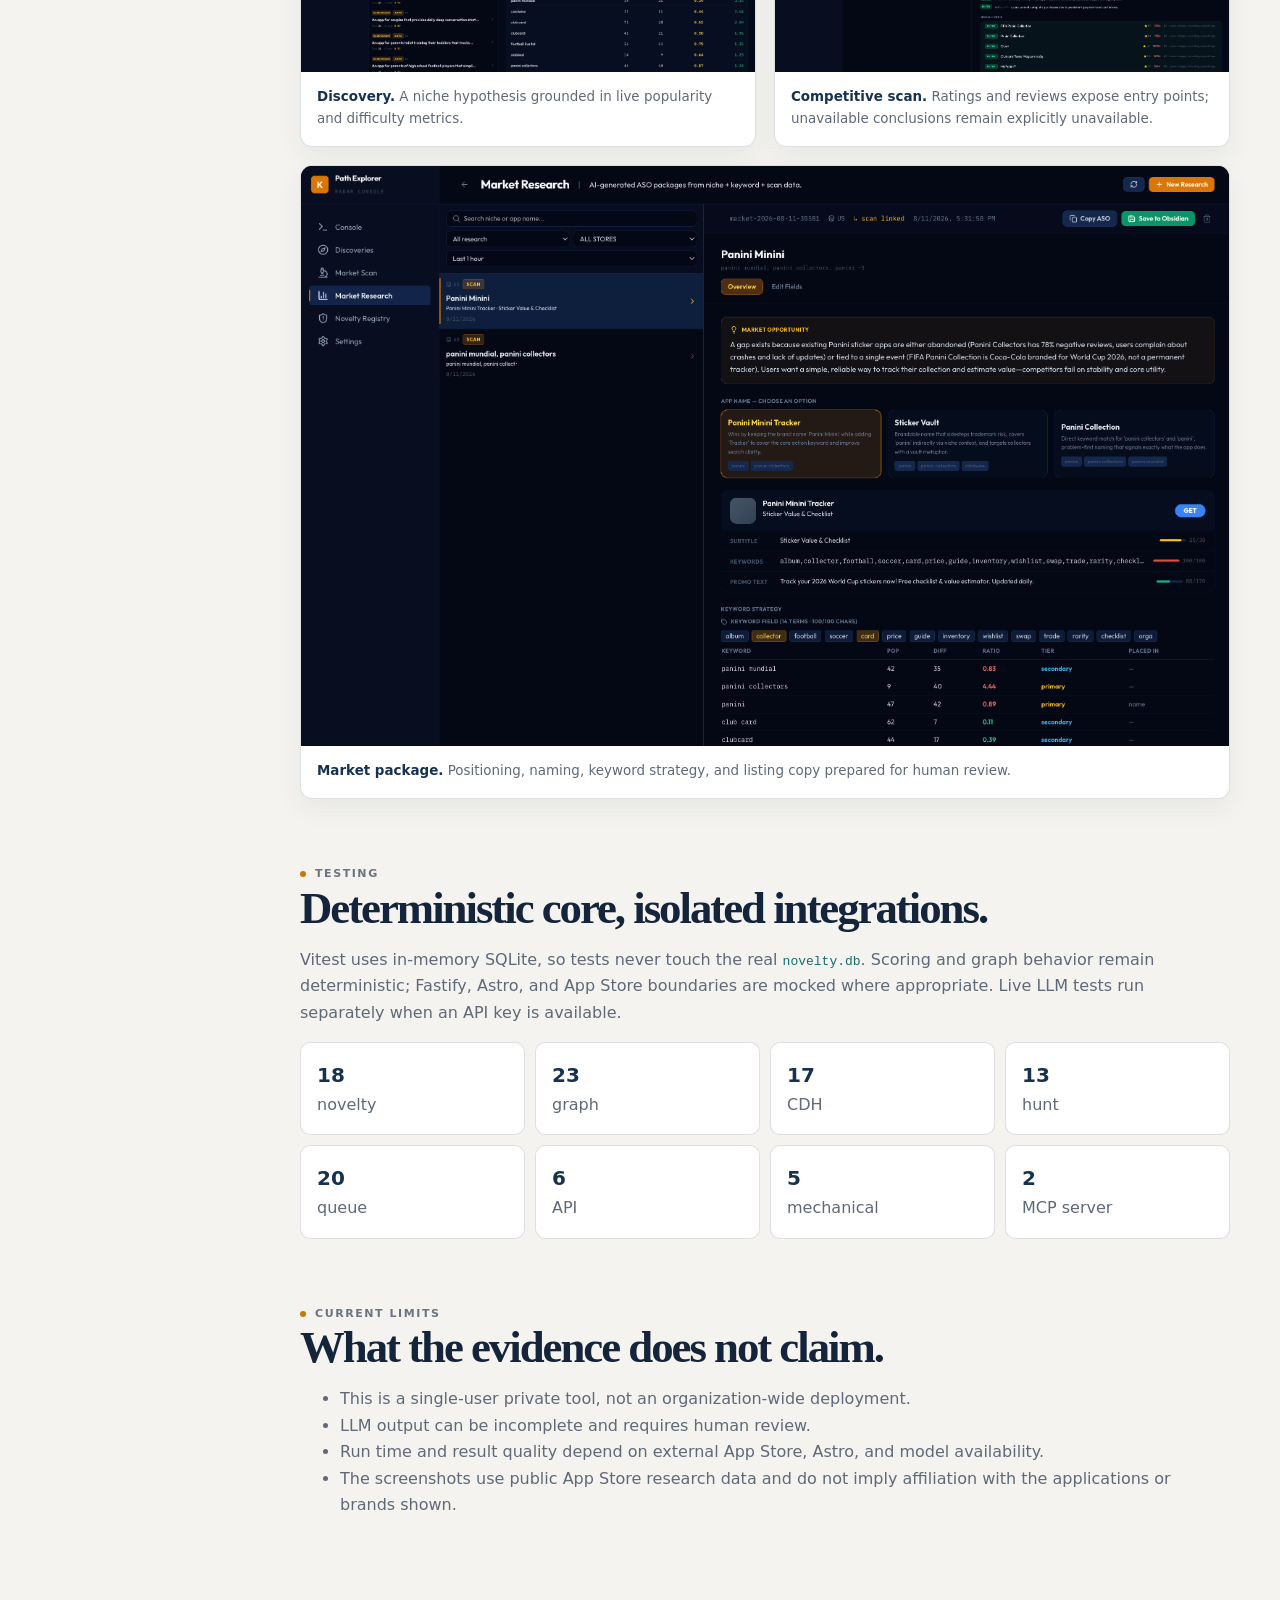
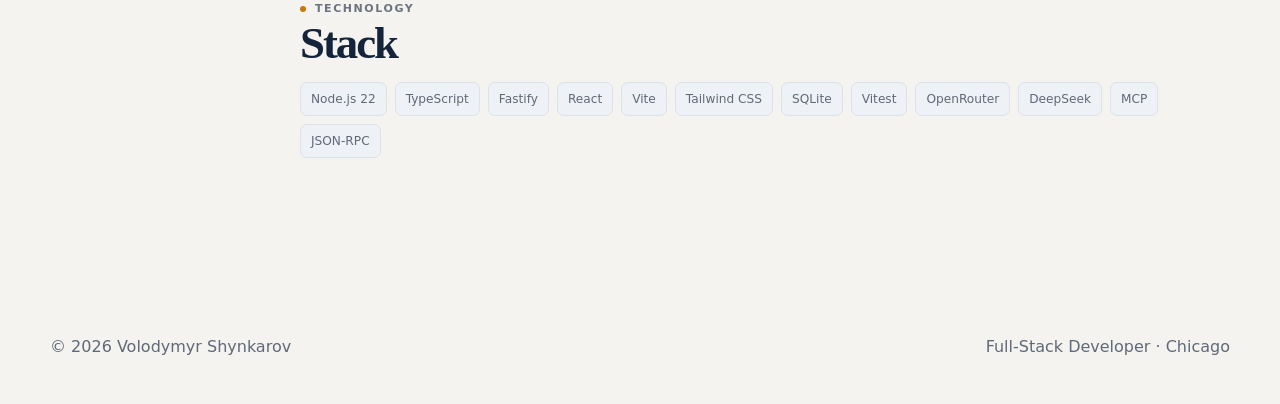
<file: work/keyword-graph-explorer.html>
<!doctype html>
<html lang="en">
<head>
  <meta charset="utf-8">
  <meta name="viewport" content="width=device-width,initial-scale=1">
  <title>Keyword Path Explorer — Volodymyr Shynkarov</title>
  <meta name="description" content="A working ASO research tool combining live App Store data, persistent workflows, novelty memory, and LLM analysis.">
  <meta property="og:title" content="Keyword Path Explorer — Case Study">
  <meta property="og:description" content="Live data, persistent queues, novelty memory, LLM analysis, and 104+ automated tests.">
  <meta property="og:image" content="https://voldemlive.github.io/assets/keyword-path-explorer/discoveries.png">
  <meta name="twitter:card" content="summary_large_image">
  <link rel="canonical" href="https://voldemlive.github.io/work/keyword-graph-explorer.html">
  <link rel="stylesheet" href="/styles.css">
</head>
<body>
  <header class="site-header">
    <div class="shell nav">
      <a class="brand" href="/" aria-label="Volodymyr Shynkarov home">Volodymyr Shynkarov<span>.</span></a>
      <button class="menu-button" aria-label="Open navigation" aria-expanded="false">Menu</button>
      <nav class="nav-links" aria-label="Main navigation"><a href="/#work">Work</a><a href="#system">System</a><a href="#evidence">Evidence</a><a class="nav-cta" href="https://github.com/VoldemLive">GitHub</a></nav>
    </div>
  </header>

  <main>
    <section class="case-hero">
      <div class="shell">
        <a class="breadcrumb" href="/#work">← Selected work</a>
        <span class="eyebrow case-eyebrow">Applied AI · App Store research</span>
        <h1>Keyword Path Explorer</h1>
        <p class="case-summary">A private ASO research system that combines live App Store data, persistent workflows, novelty memory, and bounded LLM analysis.</p>
        <div class="case-meta">
          <div class="meta-block"><span>Role</span><strong>Sole developer</strong></div>
          <div class="meta-block"><span>Status</span><strong>Working private tool</strong></div>
          <div class="meta-block"><span>Impact</span><strong>Up to 1 hour saved</strong></div>
          <div class="meta-block"><span>Verification</span><strong>104+ automated tests</strong></div>
        </div>
        <a class="case-cover" href="/assets/keyword-path-explorer/queue-console.png" data-lightbox>
          <img src="/assets/keyword-path-explorer/queue-console.png" alt="Keyword Path Explorer queue console showing active and pending research tasks with service health status">
        </a>
      </div>
    </section>

    <section class="section compact">
      <div class="shell case-layout">
        <aside class="case-nav" aria-label="Case study navigation">
          <a href="#challenge">Challenge</a>
          <a href="#system">System</a>
          <a href="#decisions">Decisions</a>
          <a href="#evidence">Evidence</a>
          <a href="#testing">Testing</a>
          <a href="#limits">Limits</a>
        </aside>

        <div class="case-content">
          <section id="challenge">
            <span class="eyebrow">Challenge</span>
            <h2>Research without repeating the same paths.</h2>
            <p>App Store research produces large, noisy keyword lists and repeats work across sessions. I built Keyword Path Explorer to connect live data to a staged research pipeline, preserve what has already been explored, and save up to one hour per research cycle.</p>
          </section>

          <section id="system">
            <span class="eyebrow">System</span>
            <h2>Four modes, one persistent workflow.</h2>
            <ol class="workflow">
              <li><strong>Seed</strong><span>Expands a known keyword through autocomplete and competitor terms, scores each branch, and stores the graph in SQLite.</span></li>
              <li><strong>Hunt</strong><span>Starts from a niche direction and searches competitor keywords for opportunities not yet covered by the graph.</span></li>
              <li><strong>CDH</strong><span>Combines Cast, Hunt, and LLM filtering into a competitive discovery cycle with ranked niche candidates.</span></li>
              <li><strong>Market</strong><span>Turns selected keywords, ratings, and reviews into a positioning package ready for human review.</span></li>
            </ol>
            <div class="timing-grid">
              <div><span>Cast</span><strong>15–30 sec</strong><small>per application or keyword</small></div>
              <div><span>Discovery</span><strong>~5 min</strong><small>per application</small></div>
              <div><span>Scan</span><strong>~5 min</strong><small>per application</small></div>
              <div><span>Market</span><strong>5–10 min</strong><small>per package</small></div>
            </div>
          </section>

          <section id="decisions">
            <span class="eyebrow">Engineering decisions</span>
            <h2>Keep the model inside explicit boundaries.</h2>
            <div class="decision"><strong>Live data through MCP.</strong><p>A custom App Store scraper and Astro provide current keyword, application, rating, and review data. Market metrics never come from the model.</p></div>
            <div class="decision"><strong>Novelty Memory with decay.</strong><p>Processed keywords are stored with timestamps and weights. Recently repeated terms enter quarantine, while older directions gradually become eligible again.</p></div>
            <div class="decision"><strong>Persistent priority queue.</strong><p>User-triggered Scan work runs before background Hunt work. FIFO ordering prevents long discovery cycles from blocking manual research.</p></div>
            <div class="decision"><strong>LLM as one stage, not the system.</strong><p>DeepSeek through OpenRouter clusters, filters, and evaluates noisy batches. Queue state, persistence, thresholds, cleanup, and API contracts remain deterministic.</p></div>
          </section>

          <section id="evidence">
            <span class="eyebrow">Product evidence</span>
            <h2>From direction to reviewable output.</h2>
            <div class="shot-grid">
              <figure>
                <a href="/assets/keyword-path-explorer/discoveries.png" data-lightbox><img loading="lazy" src="/assets/keyword-path-explorer/discoveries.png" alt="Discovery detail showing a niche hypothesis, market signal, and ranked keywords"></a>
                <figcaption><strong>Discovery.</strong> A niche hypothesis grounded in live popularity and difficulty metrics.</figcaption>
              </figure>
              <figure>
                <a href="/assets/keyword-path-explorer/market-scan.png" data-lightbox><img loading="lazy" src="/assets/keyword-path-explorer/market-scan.png" alt="Competitive market scan showing entry points, review signals, and a competitor matrix"></a>
                <figcaption><strong>Competitive scan.</strong> Ratings and reviews expose entry points; unavailable conclusions remain explicitly unavailable.</figcaption>
              </figure>
              <figure class="wide">
                <a href="/assets/keyword-path-explorer/market-package.png" data-lightbox><img loading="lazy" src="/assets/keyword-path-explorer/market-package.png" alt="Generated ASO package with positioning, name options, keyword strategy, and listing copy"></a>
                <figcaption><strong>Market package.</strong> Positioning, naming, keyword strategy, and listing copy prepared for human review.</figcaption>
              </figure>
            </div>
          </section>

          <section id="testing">
            <span class="eyebrow">Testing</span>
            <h2>Deterministic core, isolated integrations.</h2>
            <p>Vitest uses in-memory SQLite, so tests never touch the real <code>novelty.db</code>. Scoring and graph behavior remain deterministic; Fastify, Astro, and App Store boundaries are mocked where appropriate. Live LLM tests run separately when an API key is available.</p>
            <div class="test-grid">
              <span><strong>18</strong> novelty</span><span><strong>23</strong> graph</span><span><strong>17</strong> CDH</span><span><strong>13</strong> hunt</span><span><strong>20</strong> queue</span><span><strong>6</strong> API</span><span><strong>5</strong> mechanical</span><span><strong>2</strong> MCP server</span>
            </div>
          </section>

          <section id="limits">
            <span class="eyebrow">Current limits</span>
            <h2>What the evidence does not claim.</h2>
            <ul>
              <li>This is a single-user private tool, not an organization-wide deployment.</li>
              <li>LLM output can be incomplete and requires human review.</li>
              <li>Run time and result quality depend on external App Store, Astro, and model availability.</li>
              <li>The screenshots use public App Store research data and do not imply affiliation with the applications or brands shown.</li>
            </ul>
          </section>

          <section>
            <span class="eyebrow">Technology</span>
            <h2>Stack</h2>
            <ul class="stack-list"><li>Node.js 22</li><li>TypeScript</li><li>Fastify</li><li>React</li><li>Vite</li><li>Tailwind CSS</li><li>SQLite</li><li>Vitest</li><li>OpenRouter</li><li>DeepSeek</li><li>MCP</li><li>JSON-RPC</li></ul>
          </section>
        </div>
      </div>
    </section>
  </main>

  <footer class="site-footer"><div class="shell footer-row"><span>© <span class="year"></span> Volodymyr Shynkarov</span><span>Full-Stack Developer · Chicago</span></div></footer>
  <script src="/script.js"></script>
</body>
</html>
</file>
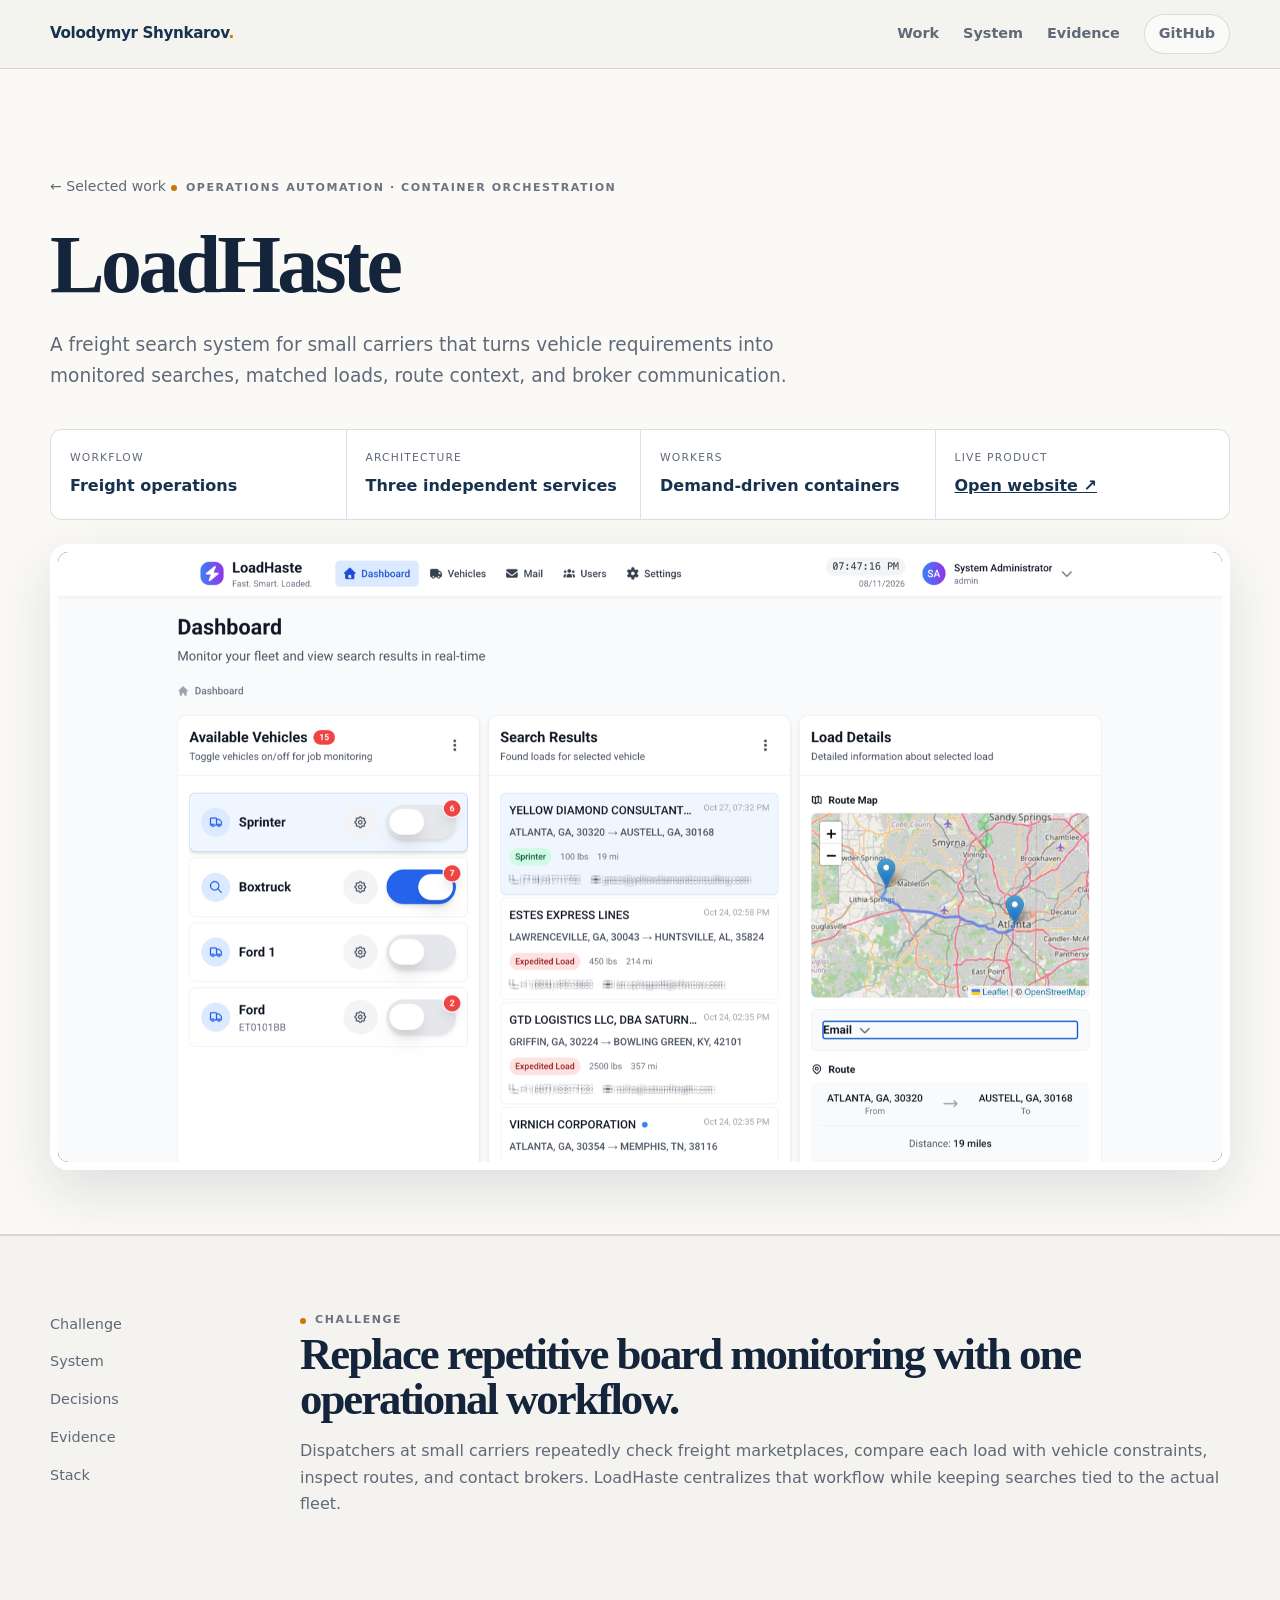
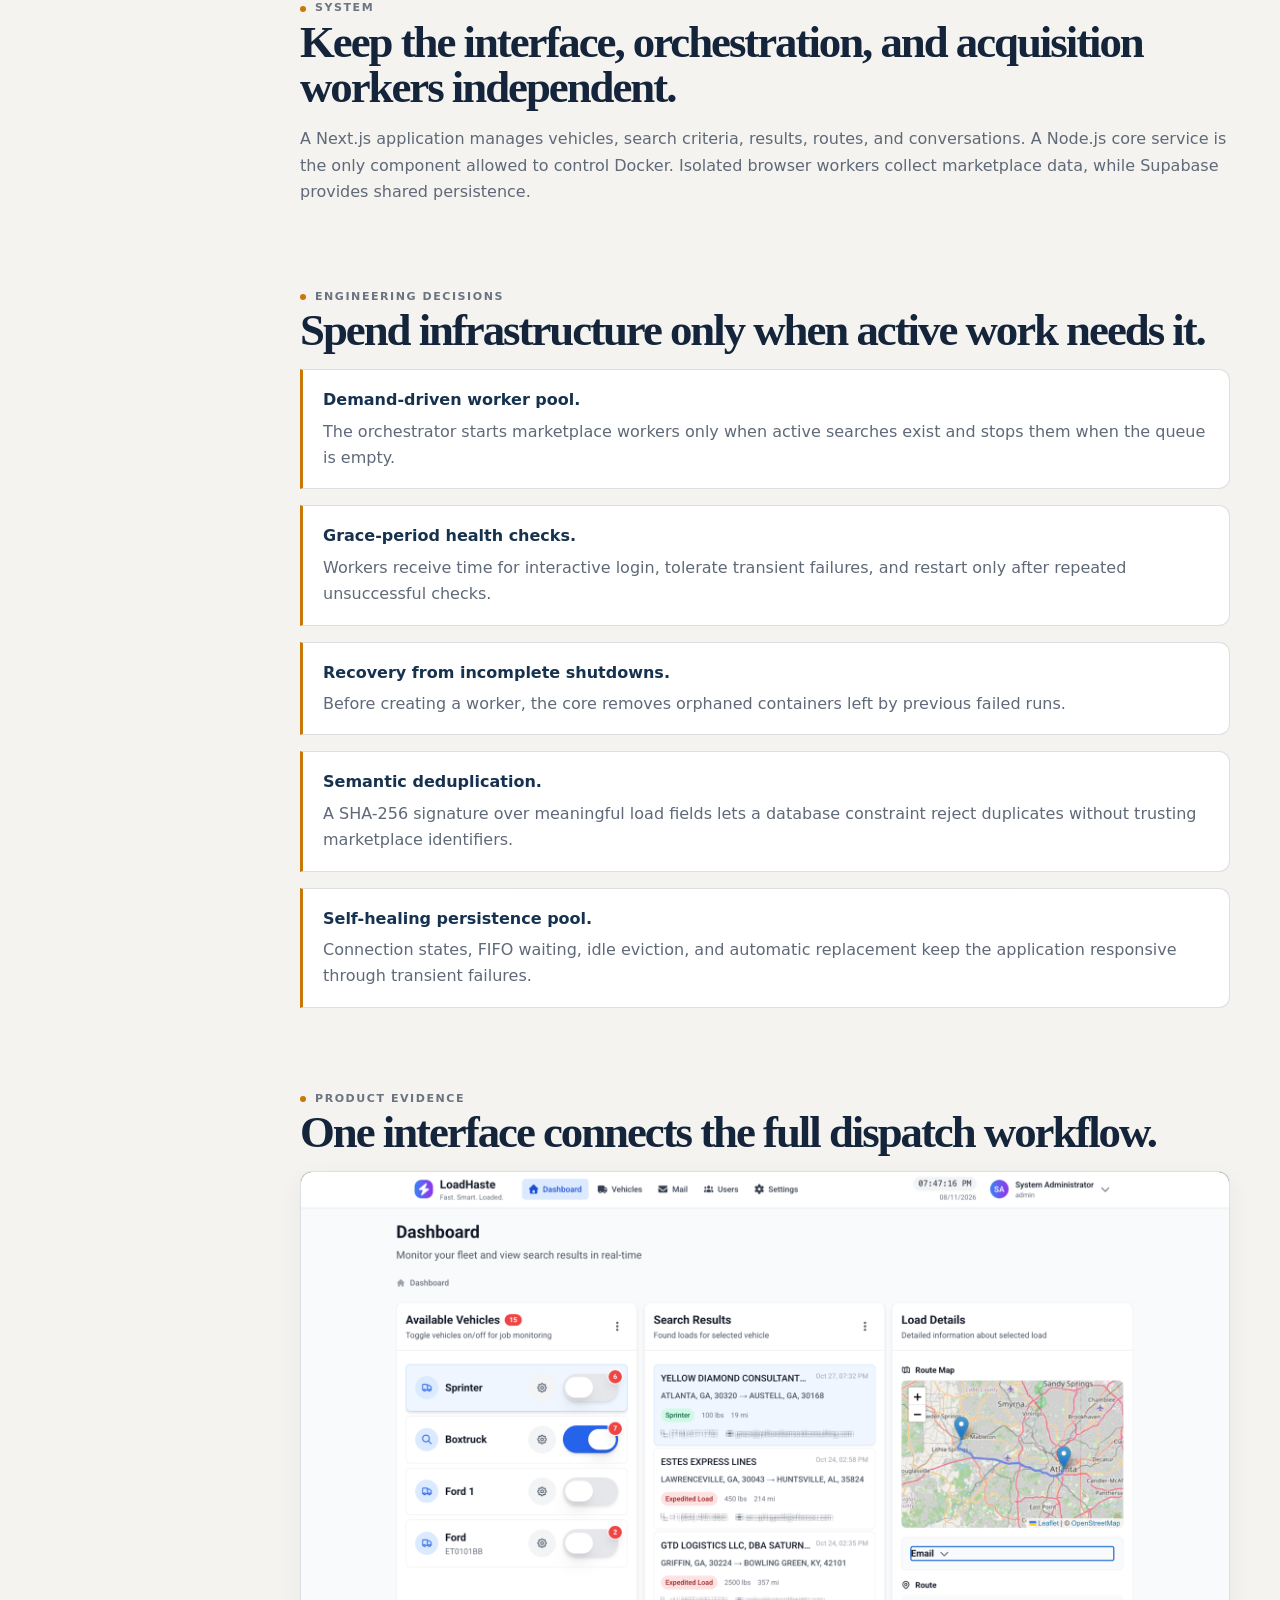
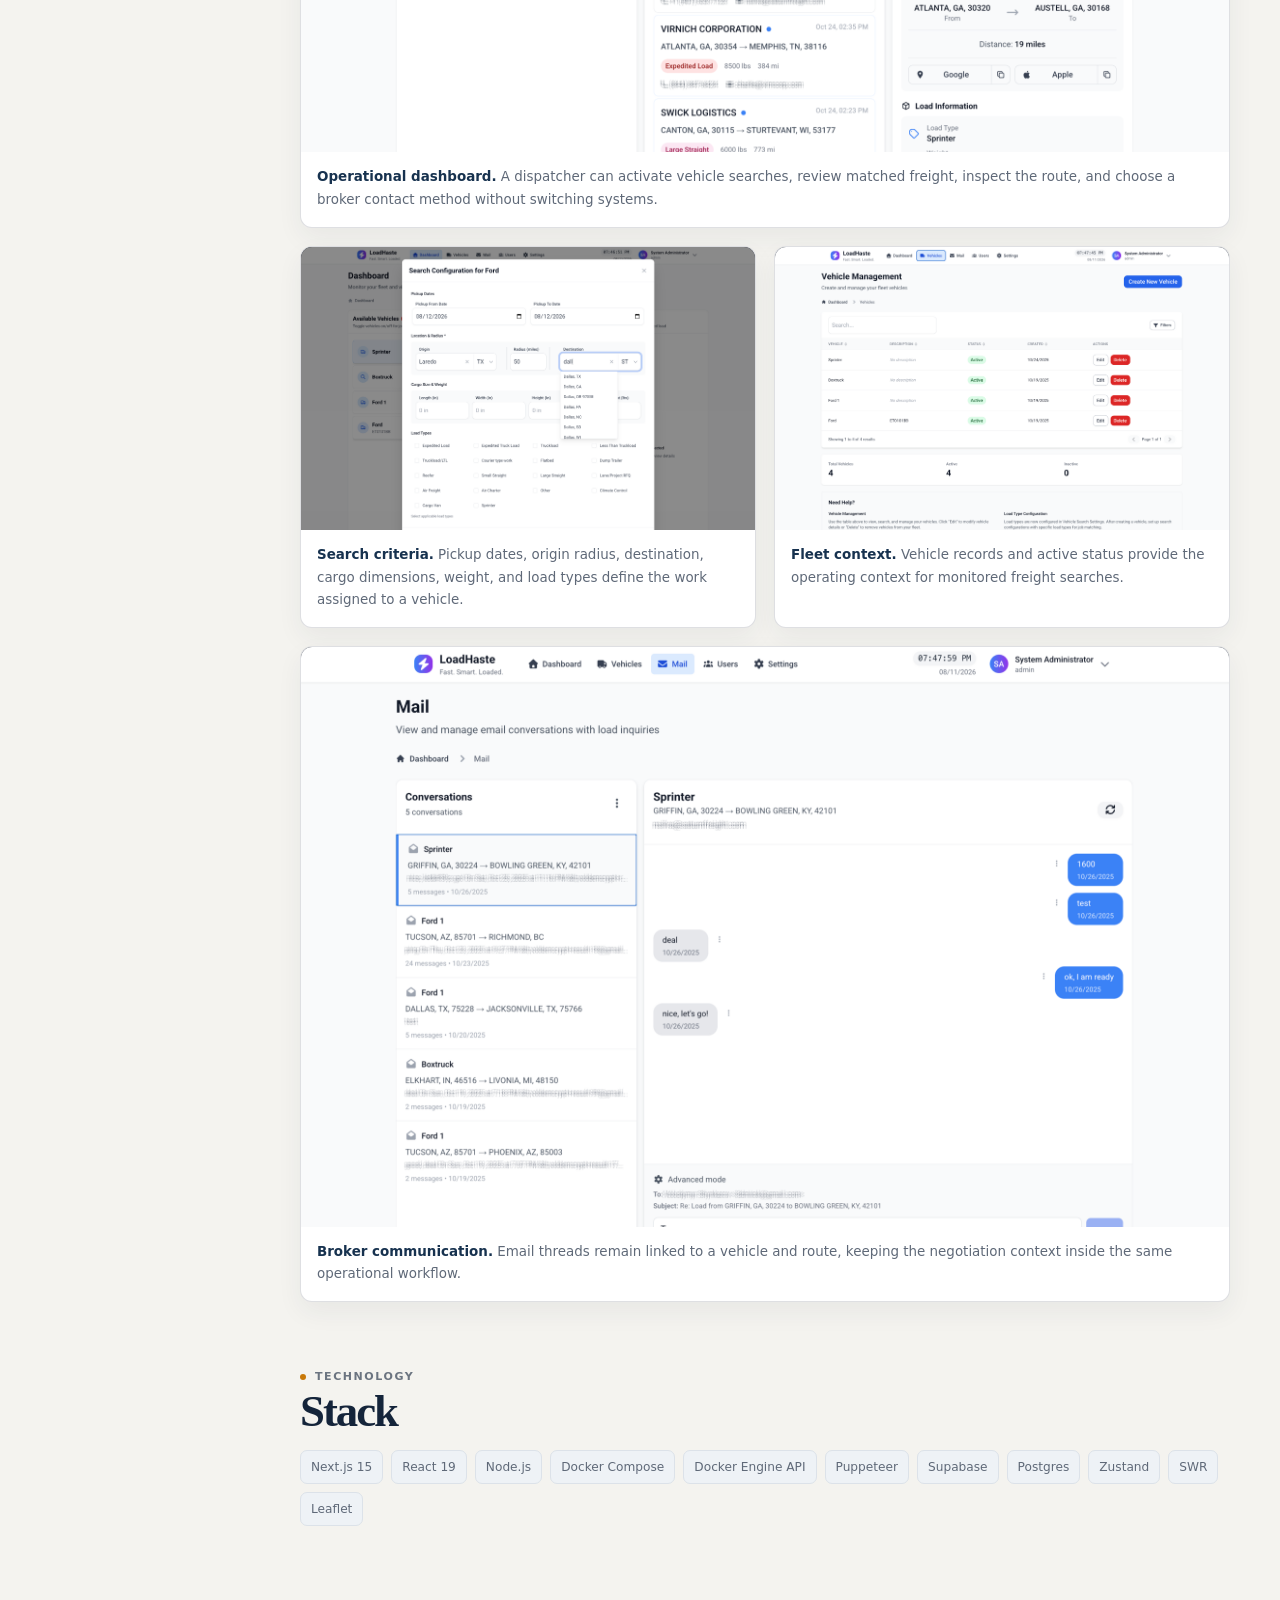
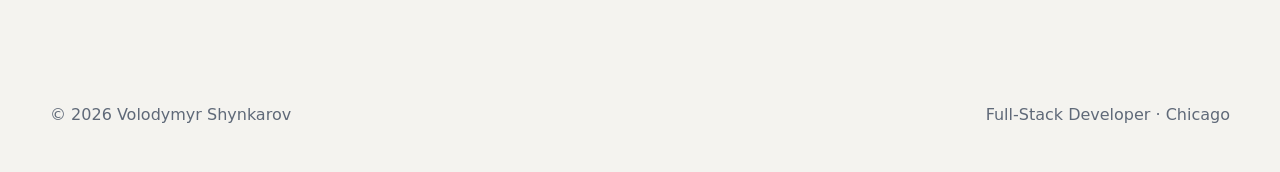
<file: work/loadhaste.html>
<!doctype html>
<html lang="en">
<head>
  <meta charset="utf-8">
  <meta name="viewport" content="width=device-width,initial-scale=1">
  <title>LoadHaste — Volodymyr Shynkarov</title>
  <meta name="description" content="A freight search workflow that coordinates vehicle criteria, containerized marketplace workers, matched loads, routes, and broker communication.">
  <meta property="og:image" content="https://voldemlive.github.io/assets/loadhaste/dashboard.png">
  <meta name="twitter:card" content="summary_large_image">
  <link rel="canonical" href="https://voldemlive.github.io/work/loadhaste.html">
  <link rel="stylesheet" href="/styles.css">
</head>
<body>
  <header class="site-header">
    <div class="shell nav">
      <a class="brand" href="/" aria-label="Volodymyr Shynkarov home">Volodymyr Shynkarov<span>.</span></a>
      <button class="menu-button" aria-label="Open navigation" aria-expanded="false">Menu</button>
      <nav class="nav-links" aria-label="Main navigation"><a href="/#work">Work</a><a href="#approach">System</a><a href="#evidence">Evidence</a><a class="nav-cta" href="https://github.com/VoldemLive">GitHub</a></nav>
    </div>
  </header>

  <main>
    <section class="case-hero">
      <div class="shell">
        <a class="breadcrumb" href="/#work">← Selected work</a>
        <span class="eyebrow case-eyebrow">Operations automation · Container orchestration</span>
        <h1>LoadHaste</h1>
        <p class="case-summary">A freight search system for small carriers that turns vehicle requirements into monitored searches, matched loads, route context, and broker communication.</p>
        <div class="case-meta">
          <div class="meta-block"><span>Workflow</span><strong>Freight operations</strong></div>
          <div class="meta-block"><span>Architecture</span><strong>Three independent services</strong></div>
          <div class="meta-block"><span>Workers</span><strong>Demand-driven containers</strong></div>
          <div class="meta-block"><span>Live product</span><strong><a href="https://loadhaste.com/" target="_blank" rel="noopener noreferrer">Open website ↗</a></strong></div>
        </div>
        <a class="case-cover" href="/assets/loadhaste/dashboard.png" data-lightbox>
          <img src="/assets/loadhaste/dashboard.png" alt="LoadHaste dashboard combining active vehicles, matched freight, route details, and communication options">
        </a>
      </div>
    </section>

    <section class="section compact">
      <div class="shell case-layout">
        <aside class="case-nav" aria-label="Case study navigation"><a href="#challenge">Challenge</a><a href="#approach">System</a><a href="#decisions">Decisions</a><a href="#evidence">Evidence</a><a href="#stack">Stack</a></aside>
        <div class="case-content">
          <section id="challenge">
            <span class="eyebrow">Challenge</span>
            <h2>Replace repetitive board monitoring with one operational workflow.</h2>
            <p>Dispatchers at small carriers repeatedly check freight marketplaces, compare each load with vehicle constraints, inspect routes, and contact brokers. LoadHaste centralizes that workflow while keeping searches tied to the actual fleet.</p>
          </section>

          <section id="approach">
            <span class="eyebrow">System</span>
            <h2>Keep the interface, orchestration, and acquisition workers independent.</h2>
            <p>A Next.js application manages vehicles, search criteria, results, routes, and conversations. A Node.js core service is the only component allowed to control Docker. Isolated browser workers collect marketplace data, while Supabase provides shared persistence.</p>
          </section>

          <section id="decisions">
            <span class="eyebrow">Engineering decisions</span>
            <h2>Spend infrastructure only when active work needs it.</h2>
            <div class="decision"><strong>Demand-driven worker pool.</strong><p>The orchestrator starts marketplace workers only when active searches exist and stops them when the queue is empty.</p></div>
            <div class="decision"><strong>Grace-period health checks.</strong><p>Workers receive time for interactive login, tolerate transient failures, and restart only after repeated unsuccessful checks.</p></div>
            <div class="decision"><strong>Recovery from incomplete shutdowns.</strong><p>Before creating a worker, the core removes orphaned containers left by previous failed runs.</p></div>
            <div class="decision"><strong>Semantic deduplication.</strong><p>A SHA-256 signature over meaningful load fields lets a database constraint reject duplicates without trusting marketplace identifiers.</p></div>
            <div class="decision"><strong>Self-healing persistence pool.</strong><p>Connection states, FIFO waiting, idle eviction, and automatic replacement keep the application responsive through transient failures.</p></div>
          </section>

          <section id="evidence">
            <span class="eyebrow">Product evidence</span>
            <h2>One interface connects the full dispatch workflow.</h2>
            <div class="shot-grid">
              <figure class="wide">
                <a href="/assets/loadhaste/dashboard.png" data-lightbox><img loading="lazy" src="/assets/loadhaste/dashboard.png" alt="LoadHaste dashboard with fleet monitoring, matched loads, a route map, and load details"></a>
                <figcaption><strong>Operational dashboard.</strong> A dispatcher can activate vehicle searches, review matched freight, inspect the route, and choose a broker contact method without switching systems.</figcaption>
              </figure>
              <figure>
                <a href="/assets/loadhaste/search-configuration.png" data-lightbox><img loading="lazy" src="/assets/loadhaste/search-configuration.png" alt="LoadHaste search configuration modal for a fleet vehicle"></a>
                <figcaption><strong>Search criteria.</strong> Pickup dates, origin radius, destination, cargo dimensions, weight, and load types define the work assigned to a vehicle.</figcaption>
              </figure>
              <figure>
                <a href="/assets/loadhaste/vehicle-management.png" data-lightbox><img loading="lazy" src="/assets/loadhaste/vehicle-management.png" alt="LoadHaste vehicle management table with fleet status and actions"></a>
                <figcaption><strong>Fleet context.</strong> Vehicle records and active status provide the operating context for monitored freight searches.</figcaption>
              </figure>
              <figure class="wide">
                <a href="/assets/loadhaste/mail.png" data-lightbox><img loading="lazy" src="/assets/loadhaste/mail.png" alt="LoadHaste mail workspace showing freight conversations linked to vehicles and routes"></a>
                <figcaption><strong>Broker communication.</strong> Email threads remain linked to a vehicle and route, keeping the negotiation context inside the same operational workflow.</figcaption>
              </figure>
            </div>
          </section>

          <section id="stack">
            <span class="eyebrow">Technology</span><h2>Stack</h2>
            <ul class="stack-list"><li>Next.js 15</li><li>React 19</li><li>Node.js</li><li>Docker Compose</li><li>Docker Engine API</li><li>Puppeteer</li><li>Supabase</li><li>Postgres</li><li>Zustand</li><li>SWR</li><li>Leaflet</li></ul>
          </section>
        </div>
      </div>
    </section>
  </main>

  <footer class="site-footer"><div class="shell footer-row"><span>© <span class="year"></span> Volodymyr Shynkarov</span><span>Full-Stack Developer · Chicago</span></div></footer>
  <script src="/script.js"></script>
</body>
</html>
</file>
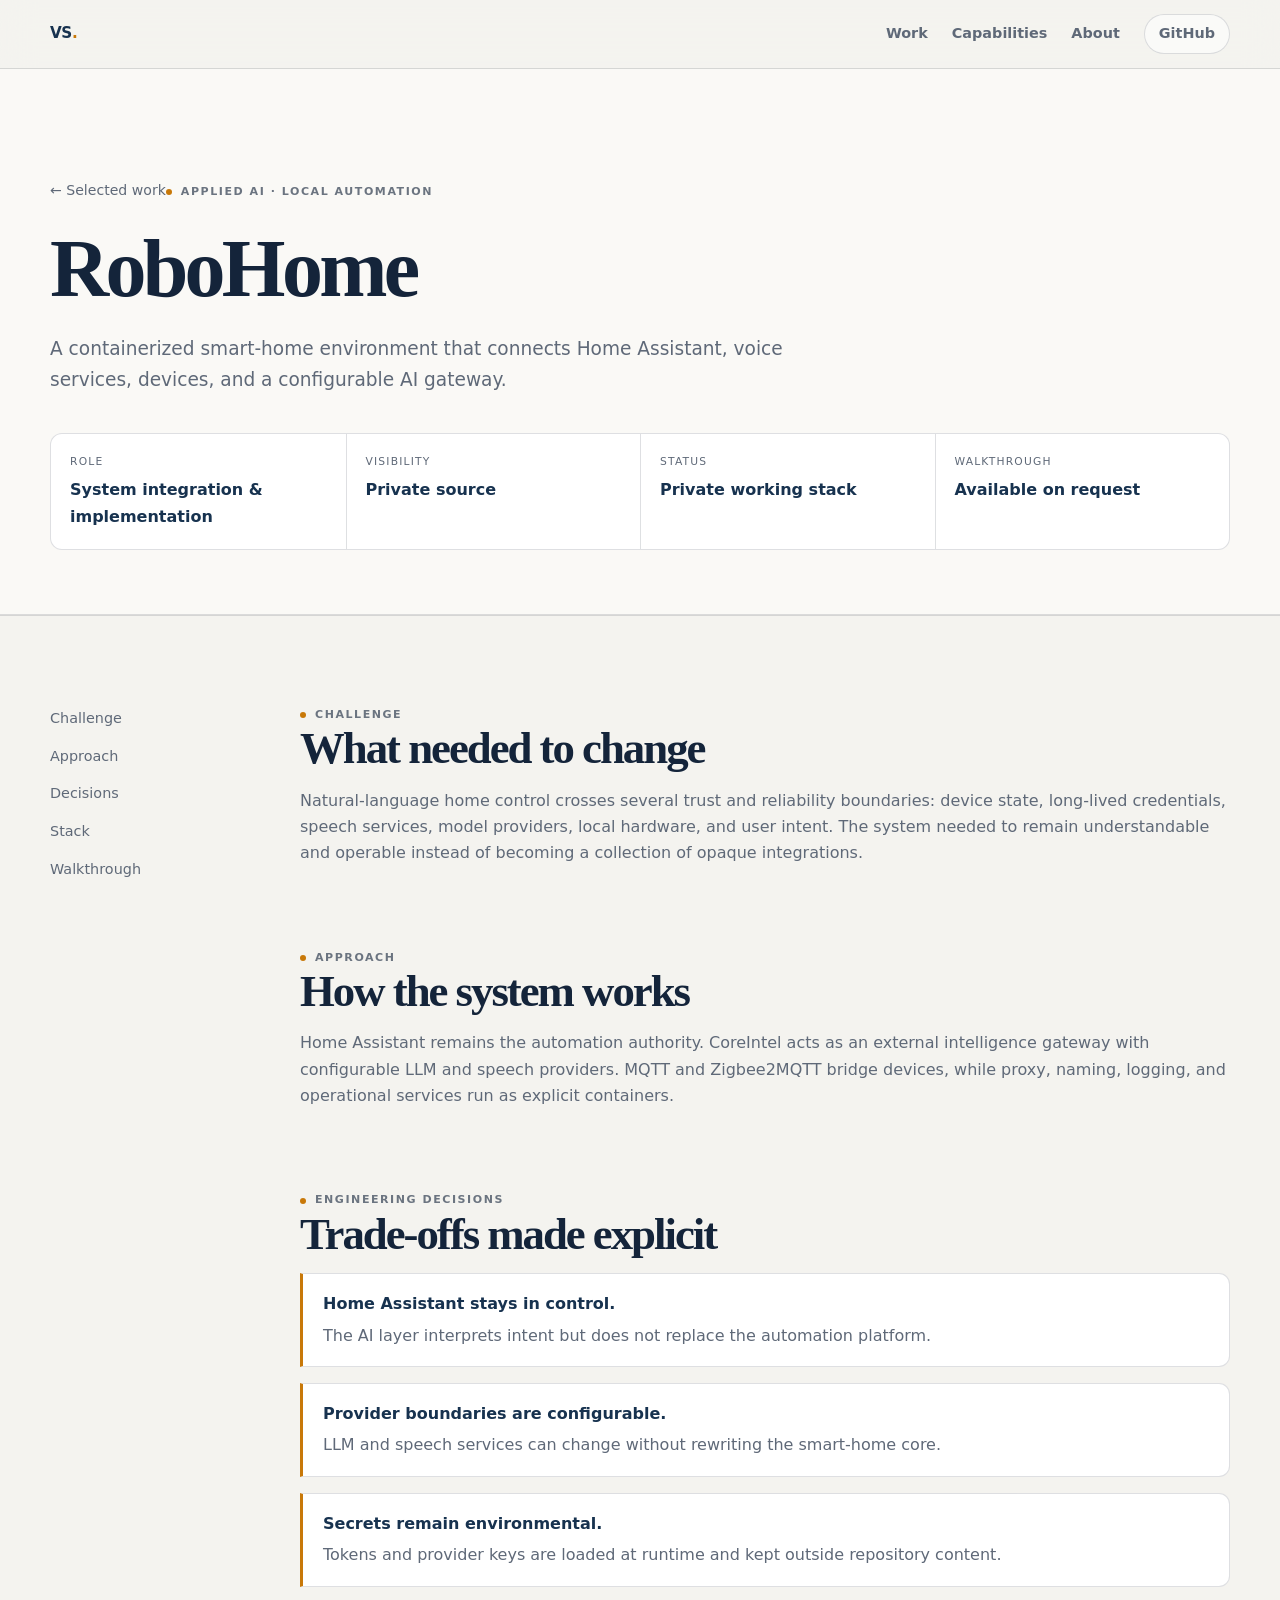
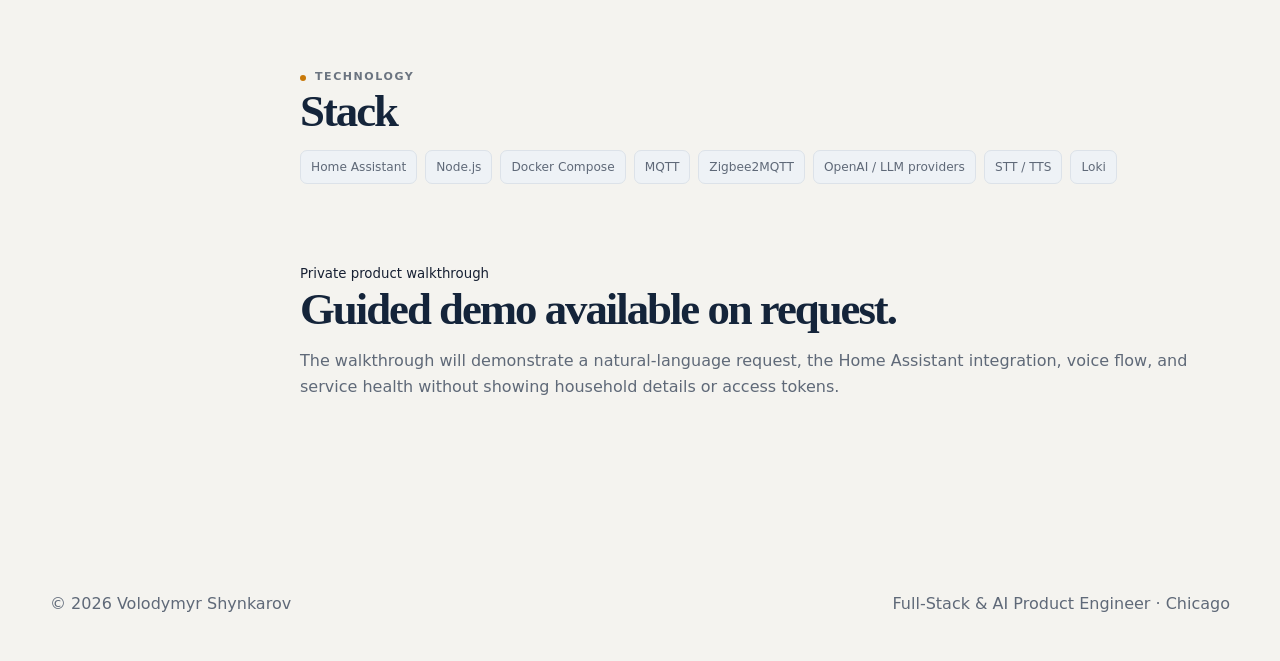
<file: work/robohome.html>
<!doctype html><html lang="en"><head><meta charset="utf-8"><meta name="viewport" content="width=device-width,initial-scale=1"><title>RoboHome — Volodymyr Shynkarov</title><meta name="description" content="A containerized smart-home environment that connects Home Assistant, voice services, devices, and a configurable AI gateway."><link rel="stylesheet" href="/styles.css"></head><body><header class="site-header"><div class="shell nav"><a class="brand" href="/">VS<span>.</span></a><button class="menu-button" aria-label="Open navigation" aria-expanded="false">Menu</button><nav class="nav-links" aria-label="Main navigation"><a href="/#work">Work</a><a href="/#capabilities">Capabilities</a><a href="/#about">About</a><a class="nav-cta" href="https://github.com/VoldemLive">GitHub</a></nav></div></header><main><section class="case-hero"><div class="shell"><a class="breadcrumb" href="/#work">← Selected work</a><span class="eyebrow" style="margin-top:38px">Applied AI · Local automation</span><h1>RoboHome</h1><p class="case-summary">A containerized smart-home environment that connects Home Assistant, voice services, devices, and a configurable AI gateway.</p><div class="case-meta"><div class="meta-block"><span>Role</span><strong>System integration & implementation</strong></div><div class="meta-block"><span>Visibility</span><strong>Private source</strong></div><div class="meta-block"><span>Status</span><strong>Private working stack</strong></div><div class="meta-block"><span>Walkthrough</span><strong>Available on request</strong></div></div></div></section><section class="section"><div class="shell case-layout"><aside class="case-nav"><a href="#challenge">Challenge</a><a href="#approach">Approach</a><a href="#decisions">Decisions</a><a href="#stack">Stack</a><a href="#walkthrough">Walkthrough</a></aside><div class="case-content"><section id="challenge"><span class="eyebrow">Challenge</span><h2>What needed to change</h2><p>Natural-language home control crosses several trust and reliability boundaries: device state, long-lived credentials, speech services, model providers, local hardware, and user intent. The system needed to remain understandable and operable instead of becoming a collection of opaque integrations.</p></section><section id="approach"><span class="eyebrow">Approach</span><h2>How the system works</h2><p>Home Assistant remains the automation authority. CoreIntel acts as an external intelligence gateway with configurable LLM and speech providers. MQTT and Zigbee2MQTT bridge devices, while proxy, naming, logging, and operational services run as explicit containers.</p></section><section id="decisions"><span class="eyebrow">Engineering decisions</span><h2>Trade-offs made explicit</h2><div class='decision'><strong>Home Assistant stays in control.</strong><p>The AI layer interprets intent but does not replace the automation platform.</p></div><div class='decision'><strong>Provider boundaries are configurable.</strong><p>LLM and speech services can change without rewriting the smart-home core.</p></div><div class='decision'><strong>Secrets remain environmental.</strong><p>Tokens and provider keys are loaded at runtime and kept outside repository content.</p></div></section><section id="stack"><span class="eyebrow">Technology</span><h2>Stack</h2><ul class="stack-list"><li>Home Assistant</li><li>Node.js</li><li>Docker Compose</li><li>MQTT</li><li>Zigbee2MQTT</li><li>OpenAI / LLM providers</li><li>STT / TTS</li><li>Loki</li></ul></section><section id="walkthrough"><div class="demo-panel"><small>Private product walkthrough</small><h2>Guided demo available on request.</h2><p>The walkthrough will demonstrate a natural-language request, the Home Assistant integration, voice flow, and service health without showing household details or access tokens.</p><!-- DEMO SLOT: Replace this panel with a linked thumbnail or video embed after the owner records a sanitized walkthrough. --></div></section></div></div></section></main><footer class="site-footer"><div class="shell footer-row"><span>© <span class="year"></span> Volodymyr Shynkarov</span><span>Full-Stack & AI Product Engineer · Chicago</span></div></footer><script src="/script.js"></script></body></html>
</file>
<file: styles.css>
:root {
  color-scheme: light;
  --bg: #f4f3ef;
  --surface: #ffffff;
  --surface-2: #eef2f6;
  --text: #172033;
  --muted: #5f6978;
  --line: rgba(23, 32, 51, .14);
  --accent: #c87808;
  --accent-soft: #fff1d8;
  --navy: #17324f;
  --teal: #176d6b;
  --max: 1180px;
}

* { box-sizing: border-box; }
html { scroll-behavior: smooth; }
body {
  margin: 0;
  overflow-x: clip;
  background: var(--bg);
  color: var(--text);
  font-family: Inter, ui-sans-serif, system-ui, -apple-system, BlinkMacSystemFont, "Segoe UI", sans-serif;
  line-height: 1.65;
  -webkit-font-smoothing: antialiased;
}
a { color: inherit; }
img { display: block; max-width: 100%; }
code { color: var(--teal); }
::selection { background: #f7d38b; color: var(--text); }
.shell { width: min(calc(100% - 40px), var(--max)); margin-inline: auto; }

.site-header {
  position: sticky;
  top: 0;
  z-index: 30;
  border-bottom: 1px solid var(--line);
  background: rgba(244, 243, 239, .92);
  backdrop-filter: blur(16px);
}
.nav { min-height: 68px; display: flex; align-items: center; justify-content: space-between; gap: 24px; }
.brand { color: var(--navy); text-decoration: none; font-size: .95rem; font-weight: 820; letter-spacing: -.025em; }
.brand span, .arrow { color: var(--accent); }
.nav-links { display: flex; align-items: center; gap: 24px; }
.nav-links a { color: var(--muted); text-decoration: none; font-size: .9rem; font-weight: 560; }
.nav-links a:hover, .nav-links a:focus-visible { color: var(--navy); }
.nav-cta { border: 1px solid var(--line); padding: 7px 14px; border-radius: 999px; background: rgba(255, 255, 255, .58); }
.menu-button { display: none; color: var(--navy); background: var(--surface); border: 1px solid var(--line); border-radius: 8px; padding: 8px 10px; }

h1, h2 {
  margin-top: 0;
  color: #14243a;
  font-family: "Iowan Old Style", "Palatino Linotype", Georgia, serif;
  font-weight: 620;
  line-height: 1.01;
  letter-spacing: -.045em;
}
h1 { margin: 24px 0 24px; font-size: clamp(3.25rem, 5.6vw, 5.25rem); }
h2 { margin-bottom: 16px; font-size: clamp(2.25rem, 3.8vw, 3.65rem); }
h3 { margin-top: 0; color: var(--navy); font-size: 1.35rem; line-height: 1.14; letter-spacing: -.025em; }
p { margin-top: 0; }
.eyebrow {
  display: inline-flex;
  max-width: 100%;
  flex-wrap: wrap;
  align-items: center;
  gap: 9px;
  color: #6b7480;
  text-transform: uppercase;
  letter-spacing: .14em;
  font-size: .69rem;
  font-weight: 800;
}
.eyebrow::before { content: ""; width: 6px; height: 6px; flex: 0 0 auto; border-radius: 50%; background: var(--accent); }

.hero { padding: 88px 0 74px; background: #faf9f6; border-bottom: 1px solid var(--line); }
.hero-grid { display: grid; grid-template-columns: .92fr 1.08fr; gap: 56px; align-items: center; }
.hero-grid > *, .featured-work > *, .case-layout > * { min-width: 0; }
.hero h1 { max-width: 680px; }
.lede { max-width: 620px; color: var(--muted); font-size: clamp(1.05rem, 1.6vw, 1.2rem); }
.hero-proof {
  display: grid;
  grid-template-columns: repeat(3, 1fr);
  margin-top: 30px;
  padding: 16px 0;
  border-top: 1px solid var(--line);
  border-bottom: 1px solid var(--line);
}
.hero-proof span { min-width: 0; padding-right: 15px; }
.hero-proof span + span { padding-left: 15px; border-left: 1px solid var(--line); }
.hero-proof strong, .hero-proof small { display: block; }
.hero-proof strong { color: var(--navy); font-size: .93rem; line-height: 1.3; }
.hero-proof small { margin-top: 4px; color: var(--muted); font-size: .7rem; line-height: 1.35; }
.actions { display: flex; flex-wrap: wrap; gap: 12px; margin-top: 26px; }
.button {
  display: inline-flex;
  min-height: 46px;
  align-items: center;
  justify-content: center;
  padding: 0 19px;
  border: 1px solid var(--line);
  border-radius: 9px;
  text-decoration: none;
  font-size: .92rem;
  font-weight: 760;
}
.button.primary { color: #fff; background: var(--navy); border-color: var(--navy); }
.button.primary:hover { background: #0f263f; }
.button.secondary { color: var(--navy); background: var(--surface); }
.hero-shot {
  position: relative;
  display: block;
  overflow: hidden;
  border: 8px solid var(--surface);
  border-radius: 18px;
  background: #07101f;
  text-decoration: none;
  box-shadow: 0 24px 65px rgba(31, 47, 70, .16), 0 2px 8px rgba(31, 47, 70, .08);
}
.hero-shot img { width: 100%; aspect-ratio: 16 / 11; object-fit: cover; object-position: 70% 13%; }
.hero-shot span {
  position: absolute;
  left: 16px;
  bottom: 16px;
  padding: 8px 11px;
  border: 1px solid rgba(255, 255, 255, .2);
  border-radius: 7px;
  color: #fff;
  background: rgba(7, 16, 31, .85);
  font-size: .73rem;
  font-weight: 720;
  backdrop-filter: blur(8px);
}

.section { padding: 84px 0; border-top: 1px solid var(--line); }
.section.compact { padding: 70px 0; }
.section-intro { display: flex; justify-content: space-between; align-items: end; gap: 40px; margin-bottom: 34px; }
.section-intro h2 { margin-bottom: 0; }
.section-intro p { max-width: 530px; margin-bottom: 4px; color: var(--muted); }
.featured-work {
  display: grid;
  grid-template-columns: .88fr 1.12fr;
  overflow: hidden;
  border: 1px solid var(--line);
  border-radius: 18px;
  background: var(--surface);
  box-shadow: 0 15px 38px rgba(31, 47, 70, .07);
}
.featured-copy { padding: 40px; }
.featured-copy h3 { margin: 16px 0; font-family: "Iowan Old Style", "Palatino Linotype", Georgia, serif; font-size: clamp(2rem, 3.5vw, 3.15rem); font-weight: 620; }
.featured-copy p { color: var(--muted); }
.status {
  display: inline-block;
  color: var(--teal);
  border: 1px solid rgba(23, 109, 107, .24);
  background: rgba(23, 109, 107, .07);
  border-radius: 999px;
  padding: 5px 9px;
  font-size: .69rem;
  font-weight: 800;
  text-transform: uppercase;
  letter-spacing: .08em;
}
.evidence-list { display: grid; gap: 8px; margin: 24px 0; color: var(--muted); }
.evidence-list strong { color: var(--navy); }
.text-link { color: var(--navy); font-weight: 800; text-decoration-color: var(--accent); text-underline-offset: 4px; }
.featured-image { min-height: 450px; overflow: hidden; border-left: 1px solid var(--line); background: #07101f; }
.featured-image img { width: 100%; height: 100%; object-fit: cover; object-position: 67% 17%; }
.project-grid { display: grid; grid-template-columns: repeat(2, minmax(0, 1fr)); gap: 18px; }
.project-card { display: flex; flex-direction: column; overflow: hidden; border: 1px solid var(--line); border-radius: 16px; background: var(--surface); box-shadow: 0 12px 32px rgba(31, 47, 70, .06); }
.project-card-image { display: block; overflow: hidden; border-bottom: 1px solid var(--line); background: #07101f; }
.project-card-image img { width: 100%; aspect-ratio: 16 / 9; object-fit: cover; object-position: center top; transition: transform .35s ease; }
.project-card-image:hover img { transform: scale(1.015); }
.project-card-copy { display: flex; flex: 1; flex-direction: column; padding: 28px; }
.project-card-copy h3 { margin: 15px 0 12px; font-family: "Iowan Old Style", "Palatino Linotype", Georgia, serif; font-size: clamp(1.8rem, 3vw, 2.45rem); font-weight: 620; }
.project-card-copy p { color: var(--muted); }
.project-card-copy .tags { margin: 20px 0; }
.project-links { display: flex; flex-wrap: wrap; gap: 10px 20px; margin-top: auto; }
.external-link { color: var(--teal); text-decoration-color: rgba(23, 109, 107, .48); }

.cap-grid { display: grid; grid-template-columns: repeat(3, 1fr); gap: 16px; }
.cap {
  padding: 26px;
  border: 1px solid var(--line);
  border-top: 3px solid #d59a37;
  border-radius: 12px;
  background: var(--surface);
}
.cap-index { color: var(--accent); font-family: ui-monospace, SFMono-Regular, Menlo, monospace; font-size: .78rem; }
.cap h3 { margin: 16px 0 10px; }
.cap p, .public-card p, .prose { color: var(--muted); }
.public-work { display: grid; grid-template-columns: 1fr 1fr; gap: 18px; }
.public-card { padding: 28px; border: 1px solid var(--line); border-radius: 14px; background: var(--surface); }
.public-card a { text-decoration: none; }
.tags, .stack-list { display: flex; flex-wrap: wrap; gap: 8px; }
.tag, .stack-list li { color: #31445b; border: 1px solid #dce2e9; background: var(--surface-2); border-radius: 7px; padding: 6px 10px; font-size: .76rem; }
.split-section { display: grid; grid-template-columns: .8fr 1.2fr; gap: 64px; }
.in-development { margin-top: 24px; color: var(--navy); }
.cta {
  display: flex;
  align-items: center;
  justify-content: space-between;
  gap: 40px;
  padding: 38px;
  border-radius: 16px;
  background: var(--navy);
}
.cta .eyebrow { color: #c5d0dd; }
.cta h2 { max-width: 700px; margin: 10px 0 0; color: #fff; font-size: clamp(2rem, 3.3vw, 3.25rem); }
.cta .button.primary { color: var(--navy); background: #fff; border-color: #fff; }
.site-footer { padding: 30px 0 44px; color: var(--muted); }
.footer-row { display: flex; justify-content: space-between; gap: 20px; }

.case-hero { padding: 76px 0 64px; background: #faf9f6; border-bottom: 1px solid var(--line); }
.breadcrumb { color: var(--muted); text-decoration: none; font-size: .88rem; }
.case-eyebrow { margin-top: 34px; }
.case-hero h1 { max-width: 960px; font-size: clamp(3.5rem, 6.4vw, 5.75rem); }
.case-summary { max-width: 780px; color: var(--muted); font-size: 1.16rem; }
.case-meta {
  display: grid;
  grid-template-columns: repeat(4, 1fr);
  overflow: hidden;
  margin-top: 38px;
  border: 1px solid var(--line);
  border-radius: 12px;
  background: var(--surface);
}
.meta-block { padding: 19px; }
.meta-block + .meta-block { border-left: 1px solid var(--line); }
.meta-block span { display: block; color: var(--muted); font-size: .67rem; text-transform: uppercase; letter-spacing: .11em; }
.meta-block strong { display: block; margin-top: 6px; color: var(--navy); }
.case-cover {
  display: block;
  overflow: hidden;
  margin-top: 24px;
  border: 8px solid var(--surface);
  border-radius: 18px;
  background: #07101f;
  box-shadow: 0 20px 55px rgba(31, 47, 70, .13);
}
.case-cover img { width: 100%; max-height: 610px; object-fit: cover; object-position: top; }
.case-layout { display: grid; grid-template-columns: 190px minmax(0, 1fr); gap: 60px; }
.case-nav { position: sticky; top: 94px; align-self: start; }
.case-nav a { display: block; padding: 7px 0; color: var(--muted); text-decoration: none; font-size: .9rem; }
.case-nav a:hover { color: var(--navy); }
.case-content section { padding-bottom: 60px; scroll-margin-top: 88px; }
.case-content h2 { font-size: clamp(2.25rem, 3.5vw, 3.2rem); }
.case-content p, .case-content li { color: var(--muted); }
.workflow { list-style: none; counter-reset: workflow; overflow: hidden; padding: 0; margin: 28px 0; border: 1px solid var(--line); border-radius: 12px; background: var(--surface); }
.workflow li { counter-increment: workflow; display: grid; grid-template-columns: 38px 95px 1fr; gap: 16px; padding: 18px; }
.workflow li + li { border-top: 1px solid var(--line); }
.workflow li::before { content: "0" counter(workflow); color: var(--accent); font-family: ui-monospace, SFMono-Regular, Menlo, monospace; }
.workflow strong { color: var(--navy); }
.workflow span { color: var(--muted); }
.timing-grid, .test-grid { display: grid; grid-template-columns: repeat(4, 1fr); gap: 10px; }
.timing-grid div, .test-grid span { padding: 16px; border: 1px solid var(--line); border-radius: 10px; background: var(--surface); }
.timing-grid span, .timing-grid small { display: block; color: var(--muted); font-size: .73rem; }
.timing-grid strong { display: block; margin: 4px 0; color: var(--navy); font-size: 1.15rem; }
.decision { margin: 16px 0; padding: 17px 20px; border: 1px solid var(--line); border-left: 3px solid var(--accent); border-radius: 0 11px 11px 0; background: var(--surface); }
.decision strong { color: var(--navy); }
.decision p { margin: 5px 0 0; }
.shot-grid { display: grid; grid-template-columns: 1fr 1fr; gap: 18px; }
.shot-grid figure { overflow: hidden; margin: 0; border: 1px solid var(--line); border-radius: 12px; background: var(--surface); box-shadow: 0 10px 26px rgba(31, 47, 70, .06); }
.shot-grid figure.wide { grid-column: 1 / -1; }
.shot-grid img { width: 100%; aspect-ratio: 16 / 10; object-fit: cover; object-position: top; background: #07101f; }
.shot-grid figcaption { padding: 14px 16px 16px; color: var(--muted); font-size: .84rem; }
.shot-grid figcaption strong { color: var(--navy); }
.test-grid span { color: var(--muted); }
.test-grid strong { display: block; color: var(--navy); font-size: 1.25rem; }
.stack-list { padding: 0; list-style: none; }

.lightbox {
  position: fixed;
  inset: 0;
  z-index: 100;
  display: grid;
  grid-template-rows: auto minmax(0, 1fr);
  padding: 18px;
  color: #fff;
  background: rgba(7, 16, 31, .94);
  backdrop-filter: blur(14px);
}
.lightbox[hidden] { display: none; }
.lightbox-toolbar { display: flex; align-items: center; justify-content: space-between; gap: 20px; min-height: 44px; }
.lightbox-counter { color: #c9d2df; font-size: .8rem; font-weight: 700; letter-spacing: .08em; }
.lightbox-close,
.lightbox-nav {
  display: inline-flex;
  align-items: center;
  justify-content: center;
  border: 1px solid rgba(255, 255, 255, .24);
  color: #fff;
  background: rgba(255, 255, 255, .08);
  cursor: pointer;
}
.lightbox-close { width: 42px; height: 42px; border-radius: 50%; font-size: 1.6rem; line-height: 1; }
.lightbox-stage { display: grid; grid-template-columns: 52px minmax(0, 1fr) 52px; align-items: center; gap: 16px; min-height: 0; }
.lightbox-media { position: relative; display: flex; width: fit-content; max-width: 100%; min-width: 0; min-height: 0; margin-inline: auto; overflow: hidden; align-items: center; justify-content: center; border-radius: 8px; }
.lightbox-image { max-width: 100%; max-height: calc(100vh - 150px); border-radius: 8px; object-fit: contain; box-shadow: 0 24px 70px rgba(0, 0, 0, .34); }
.lightbox-nav { width: 48px; height: 64px; border-radius: 10px; font-size: 2.2rem; line-height: 1; }
.lightbox-nav:disabled { visibility: hidden; }
.lightbox-caption {
  position: absolute;
  right: 0;
  bottom: 0;
  left: 0;
  min-height: 34px;
  margin: 0;
  padding: 16px 20px 17px;
  color: #f6f8fb;
  background: linear-gradient(180deg, rgba(7, 16, 31, 0), rgba(7, 16, 31, .9) 48%);
  font-size: .86rem;
  line-height: 1.45;
  text-align: left;
  text-shadow: 0 1px 3px rgba(0, 0, 0, .45);
}
.lightbox-open { overflow: hidden; }
[data-lightbox] { cursor: zoom-in; }

:focus-visible { outline: 2px solid var(--accent); outline-offset: 3px; }
@media (prefers-reduced-motion: reduce) { html { scroll-behavior: auto; } }
@media (max-width: 900px) {
  .hero-grid, .featured-work, .project-grid, .split-section, .case-layout { grid-template-columns: 1fr; }
  .hero-grid { gap: 42px; }
  .hero-shot { max-width: 760px; }
  .featured-image { min-height: 380px; border-left: 0; border-top: 1px solid var(--line); }
  .case-nav { display: none; }
  .case-meta { grid-template-columns: 1fr 1fr; }
  .meta-block:nth-child(3) { border-left: 0; border-top: 1px solid var(--line); }
  .meta-block:nth-child(4) { border-top: 1px solid var(--line); }
}
@media (max-width: 680px) {
  .shell { width: min(calc(100% - 24px), var(--max)); }
  .hero { padding: 64px 0 56px; }
  h1 { font-size: clamp(2.65rem, 12.5vw, 3.55rem); }
  .case-hero h1 { font-size: clamp(2.8rem, 13vw, 3.8rem); overflow-wrap: anywhere; }
  .eyebrow { font-size: .64rem; line-height: 1.5; }
  .hero-proof { grid-template-columns: 1fr; }
  .hero-proof span { padding: 9px 0; }
  .hero-proof span + span { padding-left: 0; border-top: 1px solid var(--line); border-left: 0; }
  .actions { display: grid; grid-template-columns: 1fr; }
  .button { width: 100%; }
  .section, .section.compact { padding: 60px 0; }
  .nav-links { display: none; position: absolute; left: 12px; right: 12px; top: 60px; padding: 16px; flex-direction: column; align-items: stretch; background: var(--surface); border: 1px solid var(--line); border-radius: 10px; box-shadow: 0 16px 36px rgba(31, 47, 70, .12); }
  .nav-links.open { display: flex; }
  .menu-button { display: block; }
  .section-intro, .cta { align-items: start; flex-direction: column; }
  .cap-grid, .public-work, .shot-grid, .timing-grid, .test-grid { grid-template-columns: 1fr; }
  .shot-grid figure.wide { grid-column: auto; }
  .case-meta { grid-template-columns: 1fr; }
  .meta-block + .meta-block { border-top: 1px solid var(--line); border-left: 0; }
  .workflow li { grid-template-columns: 32px 1fr; }
  .workflow li span { grid-column: 2; }
  .featured-copy { padding: 26px; }
  .featured-image { min-height: 310px; }
  .cta { padding: 28px; }
  .lightbox { padding: 10px; }
  .lightbox-stage { position: relative; display: flex; align-items: center; justify-content: center; }
  .lightbox-nav { position: absolute; z-index: 1; width: 42px; height: 56px; background: rgba(7, 16, 31, .72); }
  .lightbox-prev { left: 4px; }
  .lightbox-next { right: 4px; }
  .lightbox-image { max-height: calc(100vh - 130px); }
  .lightbox-caption { padding: 28px 14px 12px; font-size: .78rem; }
  .footer-row { flex-direction: column; }
}
</file>
